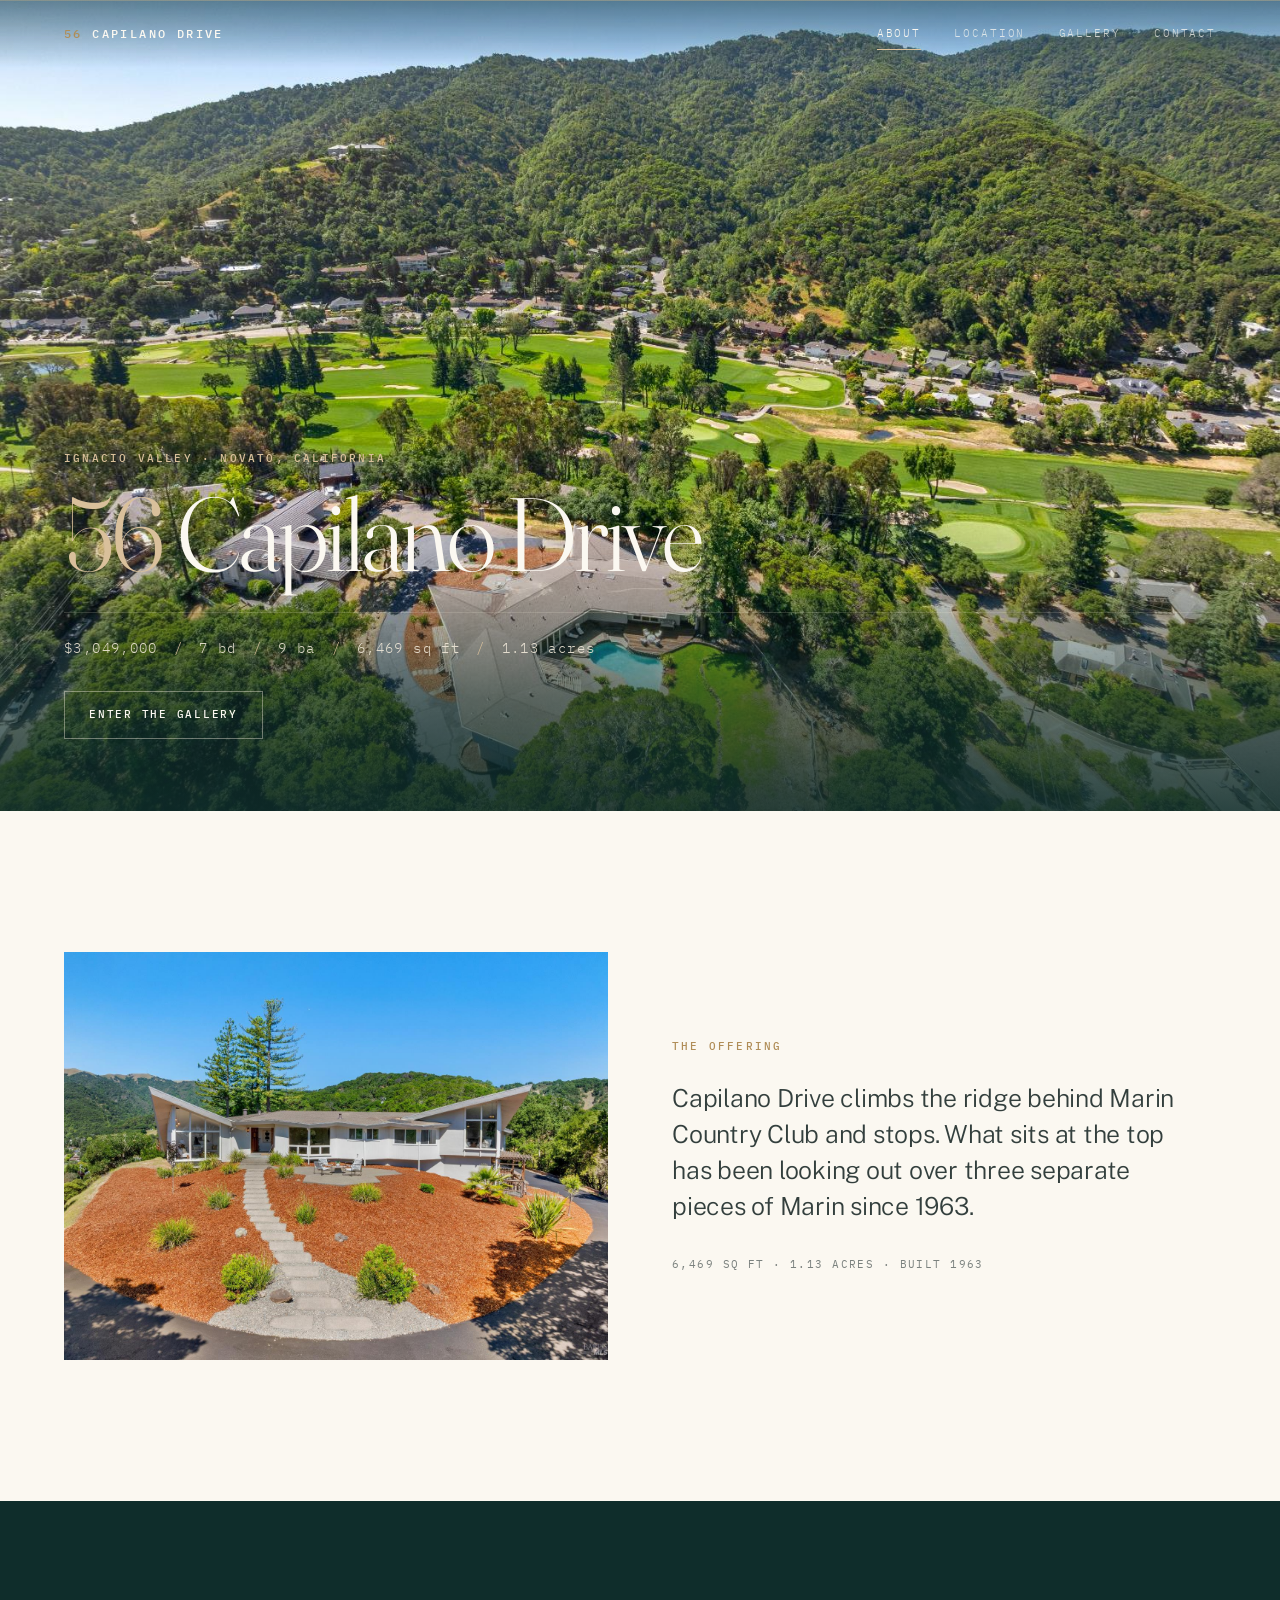
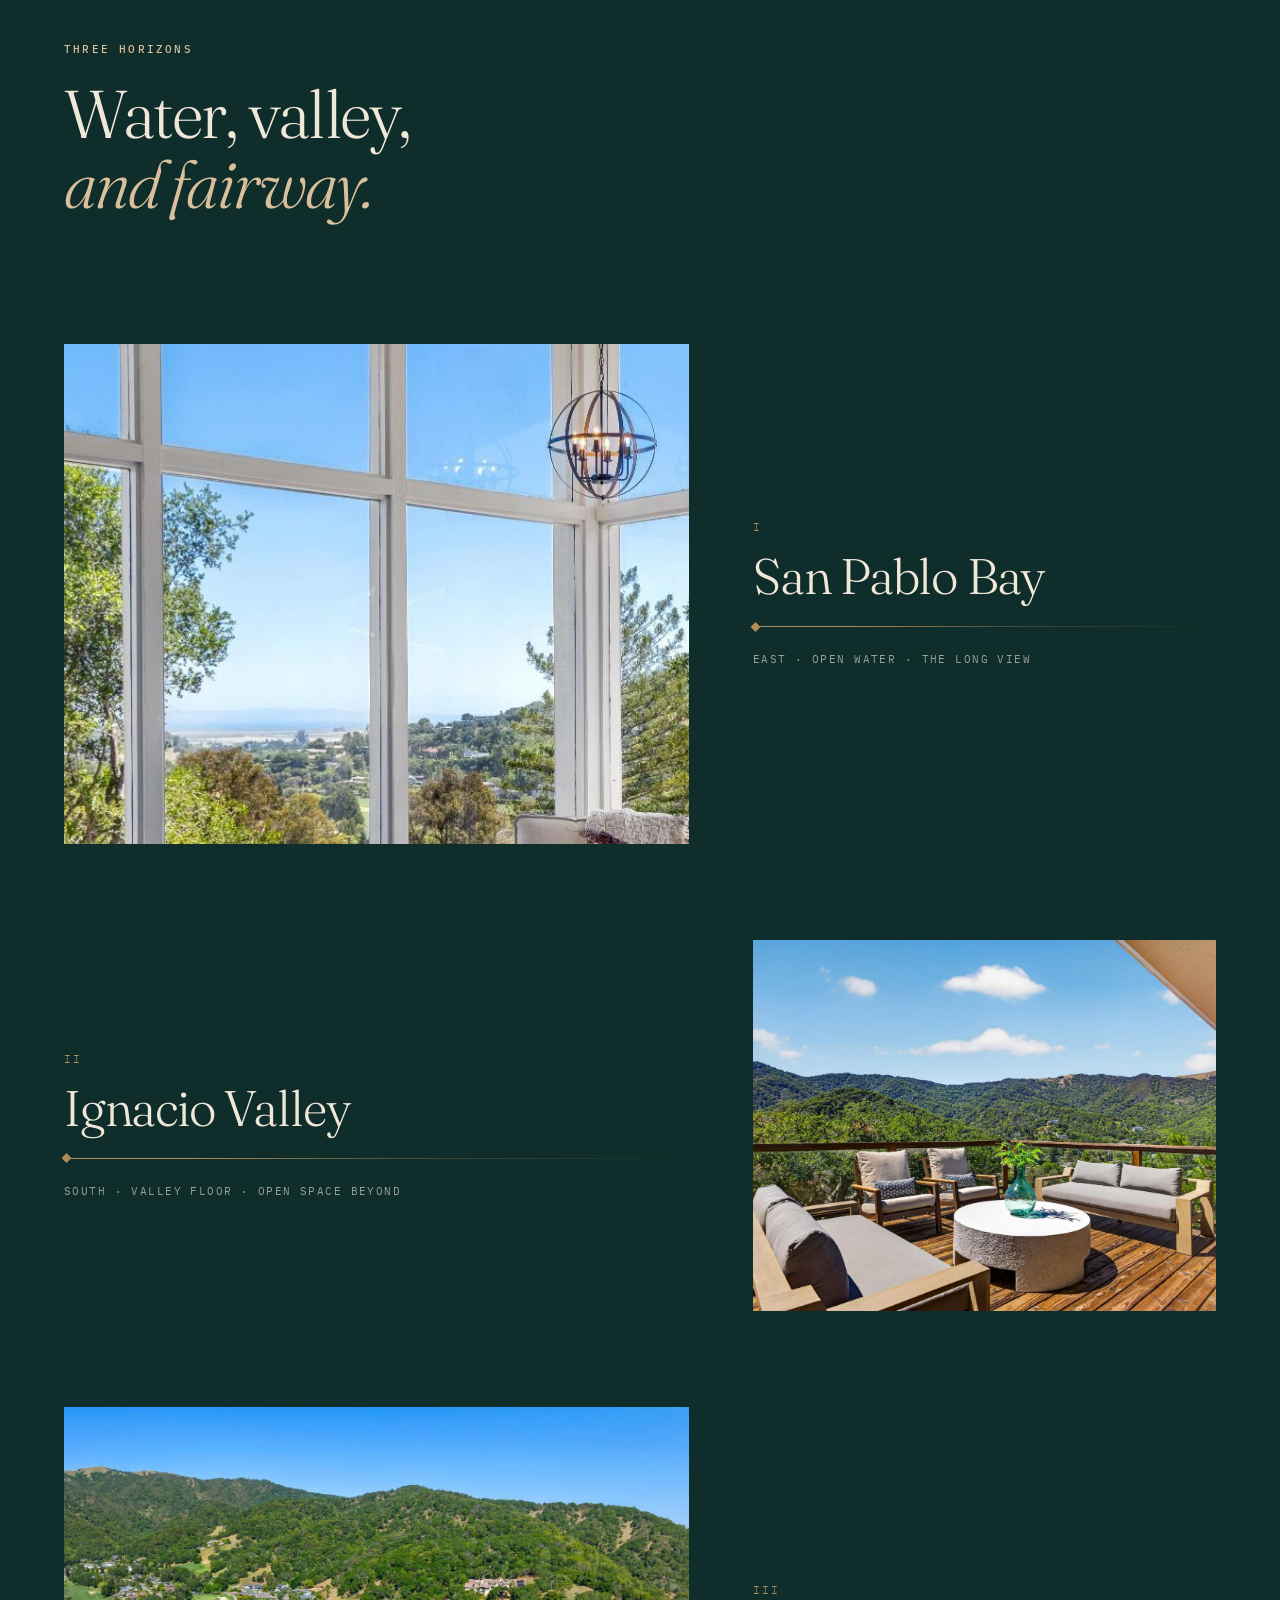
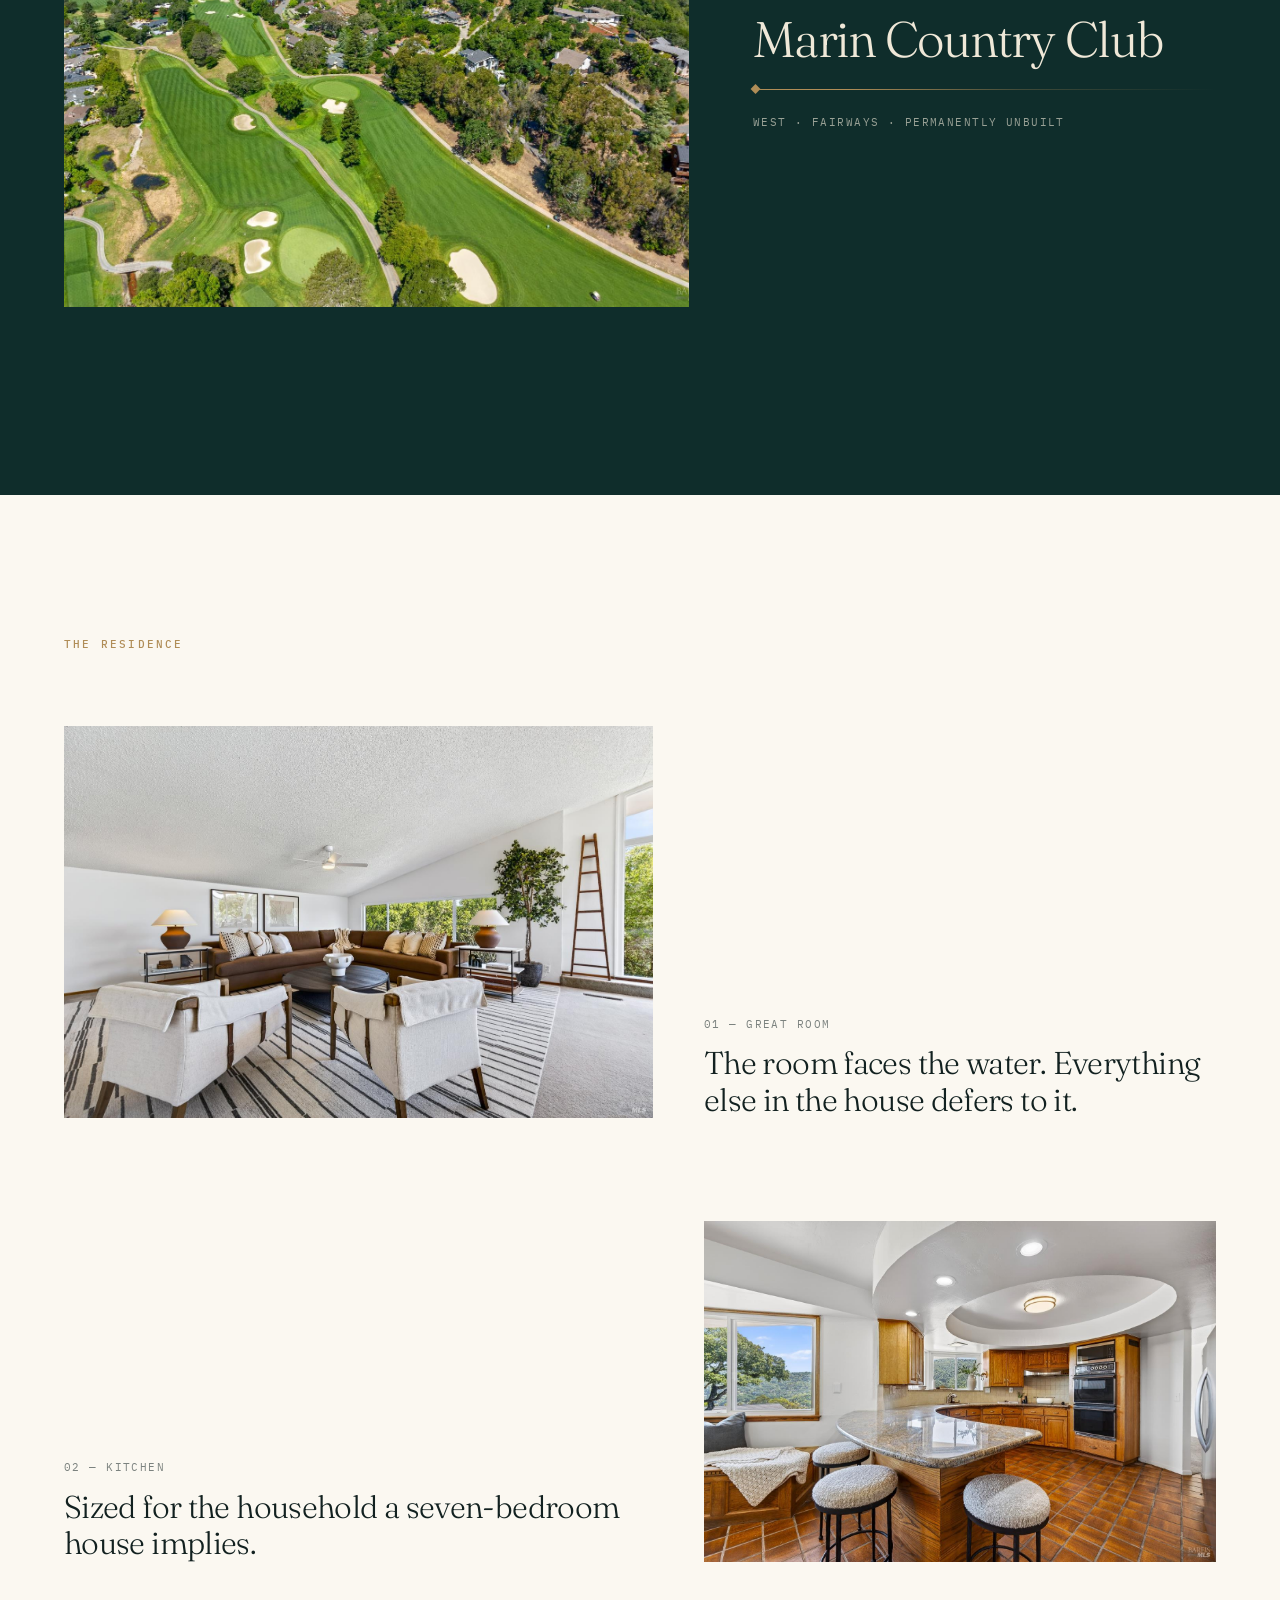
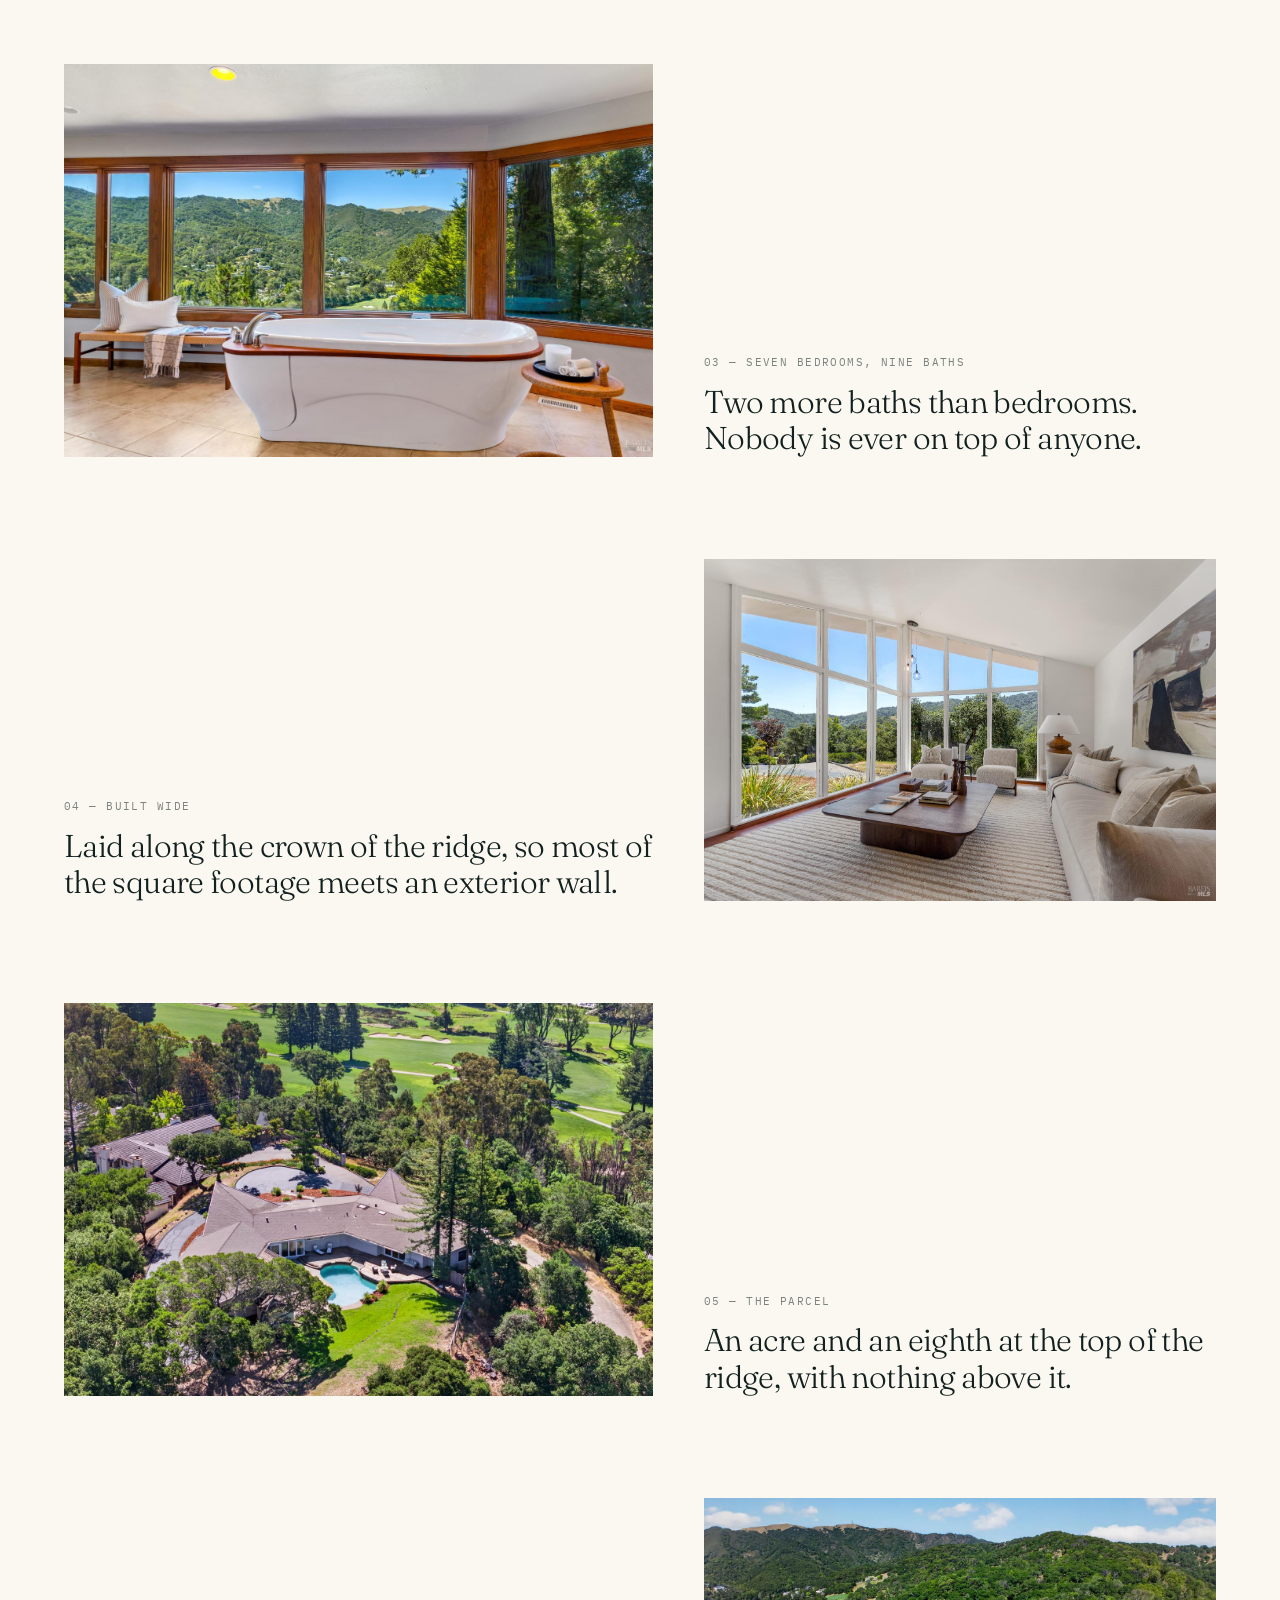
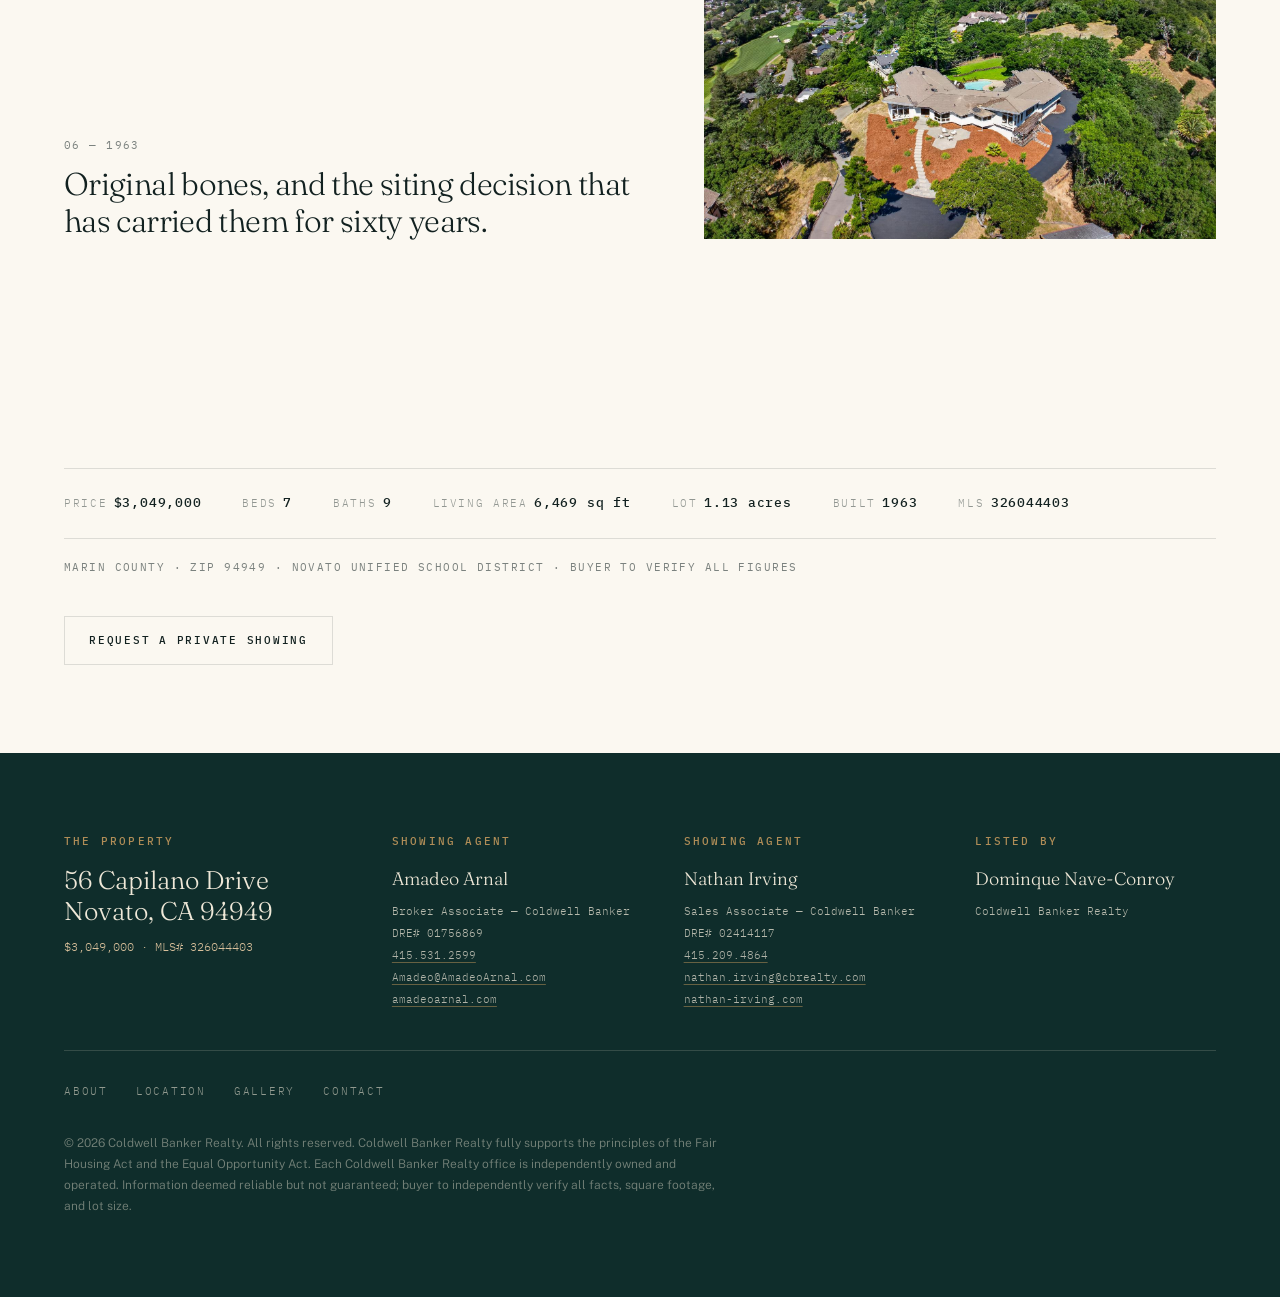
<file: index.html>
<!DOCTYPE html>
<html lang="en">
<head>
<meta charset="utf-8">
<meta name="viewport" content="width=device-width, initial-scale=1">
<title>56 Capilano Drive, Novato — Hilltop estate above Marin Country Club</title>
<meta name="description" content="56 Capilano Drive, Novato, CA 94949. A 6,469 sq ft, seven-bedroom hilltop estate on 1.13 acres above Marin Country Club, with views to San Pablo Bay and Ignacio Valley. $3,049,000. MLS# 326044403.">
<meta name="theme-color" content="#0F2D2B">
<link rel="canonical" href="./index.html">
<link rel="icon" href="favicon.svg" type="image/svg+xml">

<meta property="og:type" content="website">
<meta property="og:title" content="56 Capilano Drive, Novato — Hilltop estate above Marin Country Club">
<meta property="og:description" content="A 6,469 sq ft hilltop estate on 1.13 acres above Marin Country Club. Seven bedrooms, nine baths, three named views.">
<meta property="og:image" content="images/hero-aerial.jpg">
<meta name="twitter:card" content="summary_large_image">

<link rel="preconnect" href="https://fonts.googleapis.com">
<link rel="preconnect" href="https://fonts.gstatic.com" crossorigin>
<link rel="stylesheet" href="https://fonts.googleapis.com/css2?family=Fraunces:ital,opsz,wght@0,9..144,300..600;1,9..144,300..600&family=IBM+Plex+Mono:wght@400;500&family=Public+Sans:ital,wght@0,300..600;1,300..500&display=swap">
<link rel="stylesheet" href="styles.css">
<script src="js/site.js" defer></script>
</head>
<body>

<a class="skip" href="#main">Skip to content</a>

<!-- ===== NAV (identical on every page; only .is-active + aria-current move) ===== -->
<header class="nav">
  <div class="nav__inner">
    <a class="nav__brand" href="index.html"><span>56</span> Capilano Drive</a>
    <nav class="nav__tabs" aria-label="Primary">
      <a class="tab is-active" href="index.html" aria-current="page">About</a>
      <a class="tab" href="location.html">Location</a>
      <a class="tab" href="gallery.html">Gallery</a>
      <a class="tab" href="contact.html">Contact</a>
    </nav>
  </div>
</header>

<main id="main">

  <!-- ===== HERO — the aerial carries the page ===== -->
  <header class="hero">
    <div class="hero__media">
      <img src="images/hero-aerial.jpg"
           alt="Aerial view of 56 Capilano Drive on its wooded hilltop parcel, with the fairways of Marin Country Club below and the ridge line beyond."
           data-label="Aerial — the ridge, the club below, the hills beyond"
           fetchpriority="high">
    </div>
    <div class="hero__scrim"></div>

    <div class="hero__copy shell">
      <p class="eyebrow">Ignacio Valley &middot; Novato, California</p>
      <h1 class="hero__title"><span class="hero__num">56</span> Capilano Drive</h1>
      <p class="hero__stats">
        <span>$3,049,000</span> <i>/</i>
        <span>7 bd</span> <i>/</i>
        <span>9 ba</span> <i>/</i>
        <span>6,469 sq ft</span> <i>/</i>
        <span>1.13 acres</span>
      </p>
      <p class="hero__cta"><a class="btn btn--light" href="gallery.html">Enter the gallery</a></p>
    </div>
  </header>

  <!-- ===== THE OFFERING — two sentences, set large beside a photograph ===== -->
  <section class="section shell">
    <div class="pair">
      <div class="media pair__media rise">
        <img src="images/exterior-01.jpg"
             alt="The front elevation of the 1963 residence, its butterfly rooflines rising above the entry court and stepped stone path."
             data-label="Exterior — approach from Capilano Drive"
             loading="lazy">
      </div>
      <div class="rise">
        <p class="eyebrow">The offering</p>
        <p class="say" style="margin-top:1.5rem">Capilano Drive climbs the ridge behind Marin Country Club and stops. What sits at the top has been looking out over three separate pieces of Marin since 1963.</p>
        <p class="cap" style="margin-top:2rem">6,469 sq ft &middot; 1.13 acres &middot; Built 1963</p>
      </div>
    </div>
  </section>

  <!-- ===== THREE HORIZONS — three large photo panels ===== -->
  <section class="on-dark" id="horizons">
    <div class="section shell">
      <p class="eyebrow">Three horizons</p>
      <h2 class="display" style="margin-top:1.25rem;max-width:16ch">Water, valley, <em>and fairway.</em></h2>

      <div style="margin-top:clamp(2.5rem,6vw,5rem)">

        <article class="horizon">
          <div class="media horizon__media">
            <img src="images/view-bay.jpg"
                 alt="Looking out through the corner window wall to a flat band of open water — San Pablo Bay — on the far horizon, with the valley and treetops below it."
                 data-label="San Pablo Bay — east, through the window wall"
                 loading="lazy">
          </div>
          <div>
            <p class="horizon__index">I</p>
            <h3 class="horizon__name">San&nbsp;Pablo Bay</h3>
            <div class="sightline" aria-hidden="true"></div>
            <p class="cap">East &middot; open water &middot; the long view</p>
          </div>
        </article>

        <article class="horizon">
          <div class="media horizon__media">
            <img src="images/view-valley.jpg"
                 alt="The view out from the terrace at 56 Capilano Drive, over the treetops to the open hills across the valley."
                 data-label="Ignacio Valley — south, from the terrace"
                 loading="lazy">
          </div>
          <div>
            <p class="horizon__index">II</p>
            <h3 class="horizon__name">Ignacio Valley</h3>
            <div class="sightline" aria-hidden="true"></div>
            <p class="cap">South &middot; valley floor &middot; open space beyond</p>
          </div>
        </article>

        <article class="horizon">
          <div class="media horizon__media">
            <img src="images/view-fairway.jpg"
                 alt="The fairways, greens and bunkers of Marin Country Club seen from above, with the wooded hillside rising behind them."
                 data-label="Marin Country Club — west, the fairways"
                 loading="lazy">
          </div>
          <div>
            <p class="horizon__index">III</p>
            <h3 class="horizon__name">Marin Country Club</h3>
            <div class="sightline" aria-hidden="true"></div>
            <p class="cap">West &middot; fairways &middot; permanently unbuilt</p>
          </div>
        </article>

      </div>
    </div>
  </section>

  <!-- ===== THE RESIDENCE — alternating image / one line ===== -->
  <section class="section shell">
    <p class="eyebrow">The residence</p>

    <div class="run" style="margin-top:clamp(2.5rem,6vw,4.5rem)">

      <article class="beat rise">
        <div class="media beat__media">
          <img src="images/interior-great-room.jpg"
               alt="The great room, with a vaulted ceiling, sectional seating and a broad window onto the oaks."
               data-label="Great room — under the vault"
               loading="lazy">
        </div>
        <div>
          <p class="cap">01 &mdash; Great room</p>
          <p class="beat__line">The room faces the water. Everything else in the house defers to it.</p>
        </div>
      </article>

      <article class="beat rise">
        <div class="media beat__media">
          <img src="images/interior-kitchen.jpg"
               alt="The kitchen: oak cabinetry, a curved granite peninsula with stools, terracotta tile floor and a cushioned window seat looking into the oaks."
               data-label="Kitchen — granite peninsula and window seat"
               loading="lazy">
        </div>
        <div>
          <p class="cap">02 &mdash; Kitchen</p>
          <p class="beat__line">Sized for the household a seven-bedroom house implies.</p>
        </div>
      </article>

      <article class="beat rise">
        <div class="media beat__media">
          <img src="images/interior-primary-bath.jpg"
               alt="A freestanding soaking tub in the primary bath, set into a wall of wood-framed windows looking out to the hills."
               data-label="Primary bath — soaking tub set into the window wall"
               loading="lazy">
        </div>
        <div>
          <p class="cap">03 &mdash; Seven bedrooms, nine baths</p>
          <p class="beat__line">Two more baths than bedrooms. Nobody is ever on top of anyone.</p>
        </div>
      </article>

      <article class="beat rise">
        <div class="media beat__media">
          <img src="images/interior-living.jpg"
               alt="The living room, its full-height window wall opening onto the wooded hills across the valley."
               data-label="Living room — the window wall onto the hills"
               loading="lazy">
        </div>
        <div>
          <p class="cap">04 &mdash; Built wide</p>
          <p class="beat__line">Laid along the crown of the ridge, so most of the square footage meets an exterior wall.</p>
        </div>
      </article>

      <article class="beat rise">
        <div class="media beat__media">
          <img src="images/grounds-01.jpg"
               alt="The pool, terrace and lawn behind the residence, with the fairways of Marin Country Club immediately beyond the tree line."
               data-label="Pool, terrace and lawn — the club beyond"
               loading="lazy">
        </div>
        <div>
          <p class="cap">05 &mdash; The parcel</p>
          <p class="beat__line">An acre and an eighth at the top of the ridge, with nothing above it.</p>
        </div>
      </article>

      <article class="beat rise">
        <div class="media beat__media">
          <img src="images/exterior-02.jpg"
               alt="Aerial view of the residence set into the crown of the ridge, with open hills behind and the club grounds below."
               data-label="The residence on the ridge — from above"
               loading="lazy">
        </div>
        <div>
          <p class="cap">06 &mdash; 1963</p>
          <p class="beat__line">Original bones, and the siting decision that has carried them for sixty years.</p>
        </div>
      </article>

    </div>
  </section>

  <!-- ===== SPEC STRIP — one slim line, no table ===== -->
  <section class="section--tight shell">
    <div class="spec-strip">
      <p><span>Price</span><b>$3,049,000</b></p>
      <p><span>Beds</span><b>7</b></p>
      <p><span>Baths</span><b>9</b></p>
      <p><span>Living area</span><b>6,469 sq ft</b></p>
      <p><span>Lot</span><b>1.13 acres</b></p>
      <p><span>Built</span><b>1963</b></p>
      <p><span>MLS</span><b>326044403</b></p>
    </div>
    <p class="cap" style="margin-top:1.25rem">Marin County &middot; ZIP 94949 &middot; Novato Unified School District &middot; Buyer to verify all figures</p>

    <p style="margin-top:2.5rem"><a class="btn" href="contact.html">Request a private showing</a></p>
  </section>

</main>

<!-- ===== FOOTER (identical on every page) ===== -->
<footer class="foot">
  <div class="shell">
    <div class="foot__top">
      <div>
        <p class="eyebrow">The property</p>
        <p class="foot__mark">56 Capilano Drive<br>Novato, CA 94949</p>
        <p class="foot__figure">$3,049,000 &middot; MLS# 326044403</p>
      </div>
      <div>
        <p class="eyebrow">Showing agent</p>
        <p class="foot__who">Amadeo Arnal</p>
        <p class="foot__line">
          Broker Associate &mdash; Coldwell Banker<br>
          DRE# 01756869<br>
          <a href="tel:+14155312599">415.531.2599</a><br>
          <a href="mailto:Amadeo@AmadeoArnal.com?subject=56%20Capilano%20Drive%20-%20Private%20Showing%20Request">Amadeo@AmadeoArnal.com</a><br>
          <a href="https://amadeoarnal.com/?utm_source=gbp&amp;utm_medium=organic" target="_blank" rel="noopener noreferrer">amadeoarnal.com</a>
        </p>
      </div>
      <div>
        <p class="eyebrow">Showing agent</p>
        <p class="foot__who">Nathan Irving</p>
        <p class="foot__line">
          Sales Associate &mdash; Coldwell Banker<br>
          DRE# 02414117<br>
          <a href="tel:+14152094864">415.209.4864</a><br>
          <a href="mailto:nathan.irving@cbrealty.com?subject=56%20Capilano%20Drive%20-%20Private%20Showing%20Request">nathan.irving@cbrealty.com</a><br>
          <a href="https://nathan-irving.com/" target="_blank" rel="noopener noreferrer">nathan-irving.com</a>
        </p>
      </div>

      <div>
        <p class="eyebrow">Listed by</p>
        <p class="foot__who">Dominque Nave-Conroy</p>
        <p class="foot__line">
          Coldwell Banker Realty
        </p>
      </div>
    </div>

    <nav class="foot__nav" aria-label="Footer">
      <a href="index.html">About</a>
      <a href="location.html">Location</a>
      <a href="gallery.html">Gallery</a>
      <a href="contact.html">Contact</a>
    </nav>

    <p class="foot__legal">&copy; 2026 Coldwell Banker Realty. All rights reserved. Coldwell Banker Realty fully supports the principles of the Fair Housing Act and the Equal Opportunity Act. Each Coldwell Banker Realty office is independently owned and operated. Information deemed reliable but not guaranteed; buyer to independently verify all facts, square footage, and lot size.</p>
  </div>
</footer>

</body>
</html>
</file>
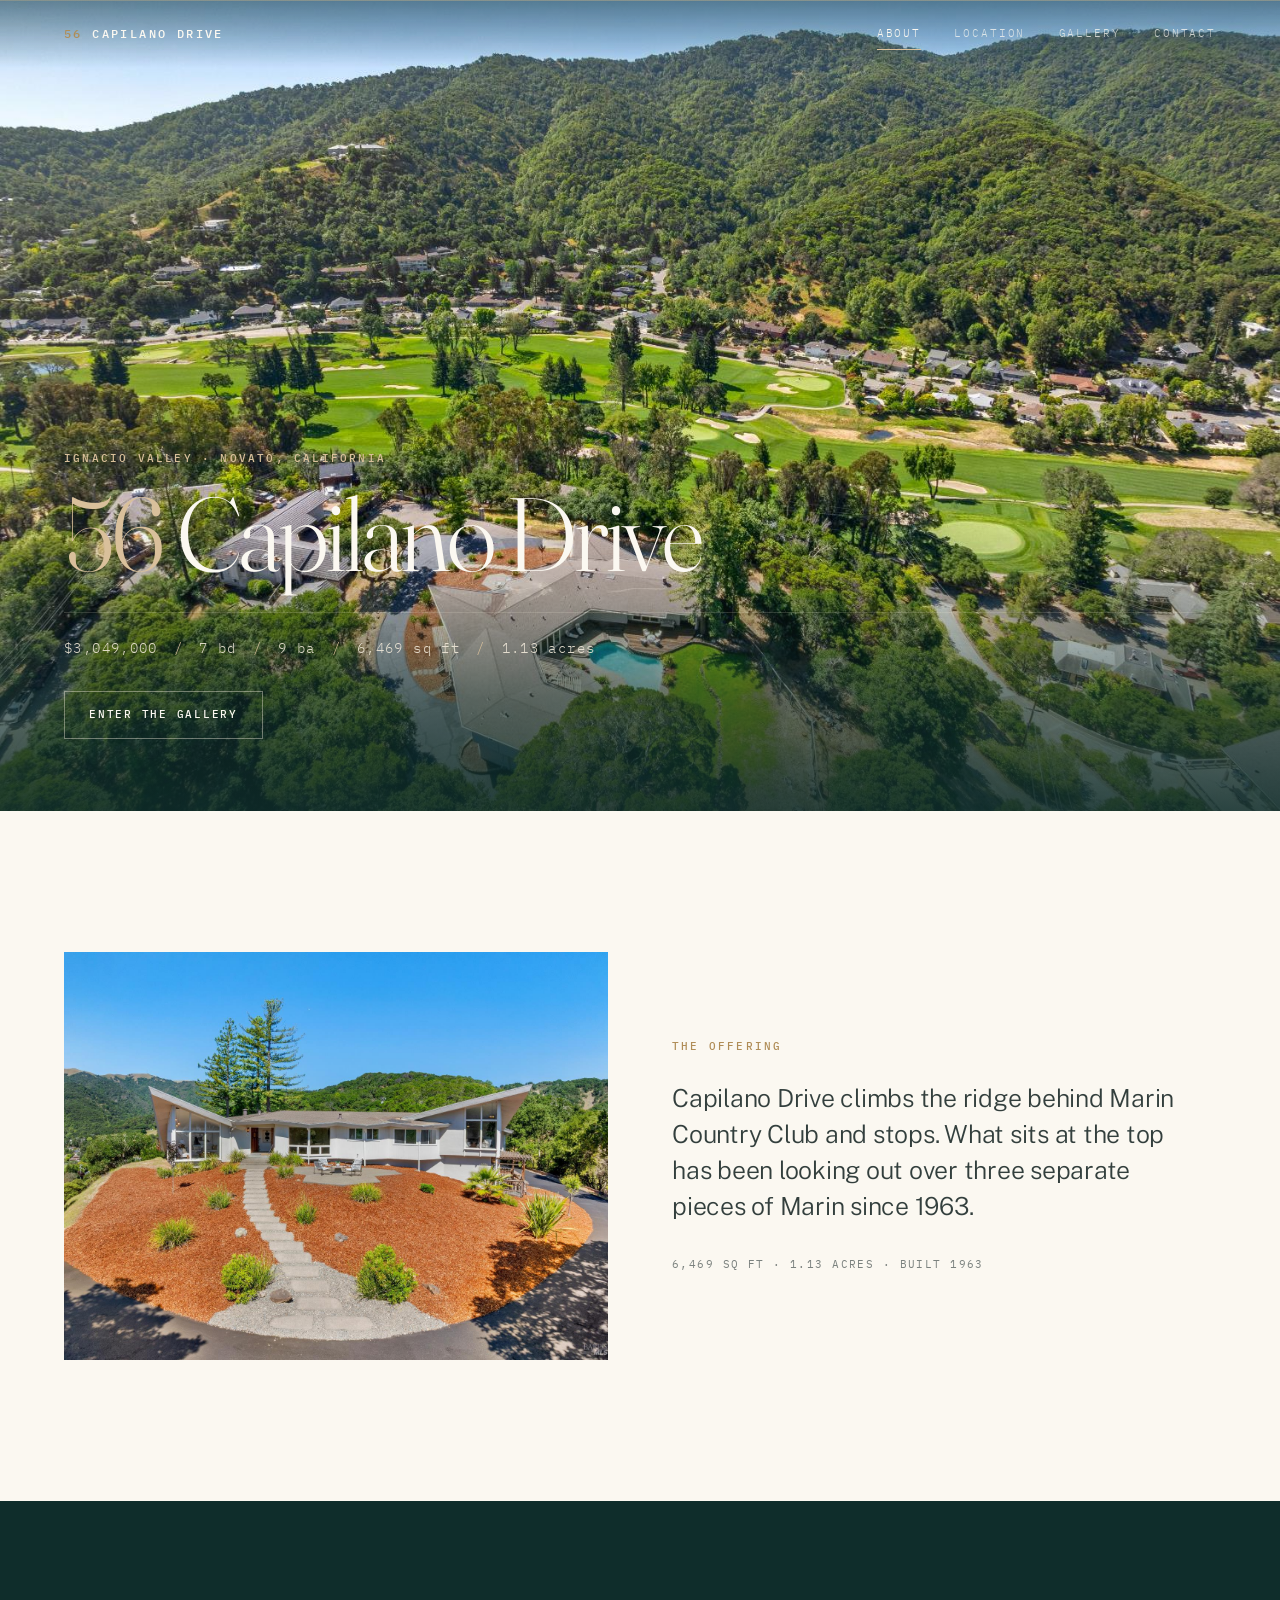
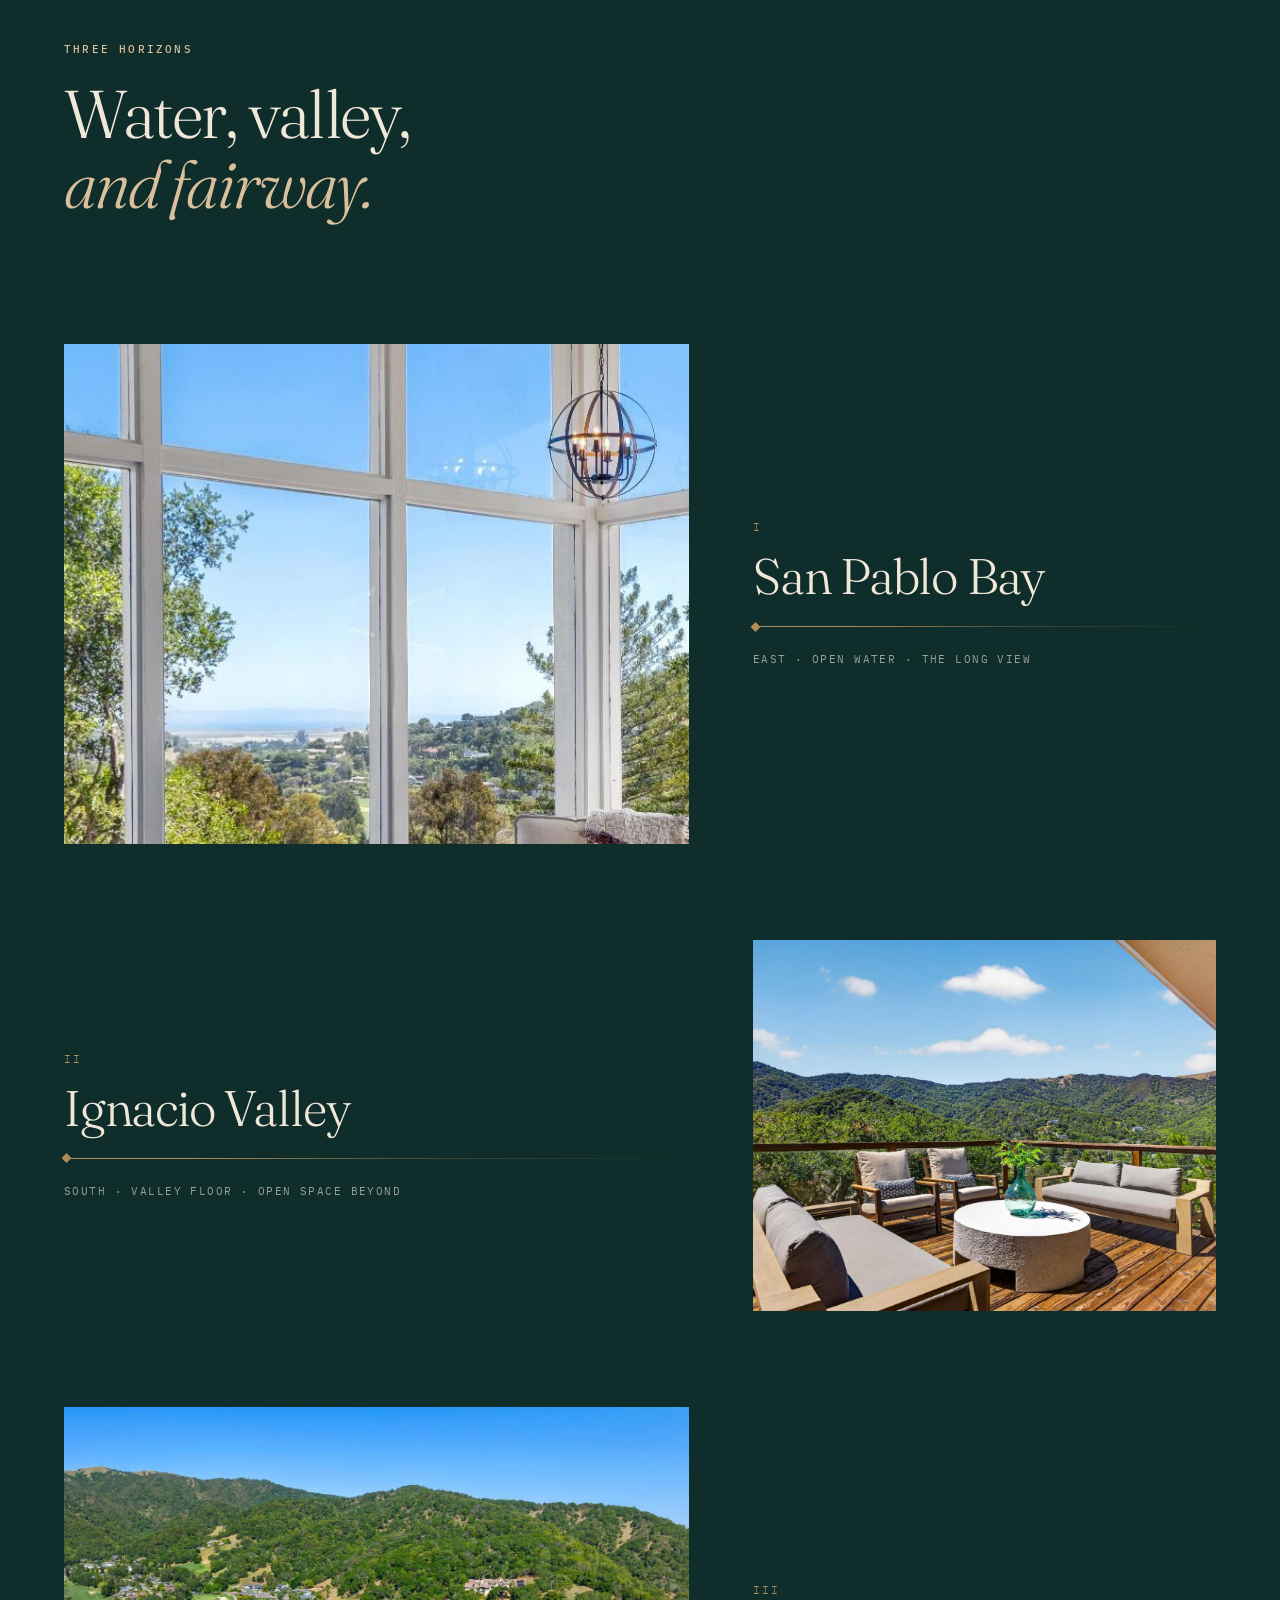
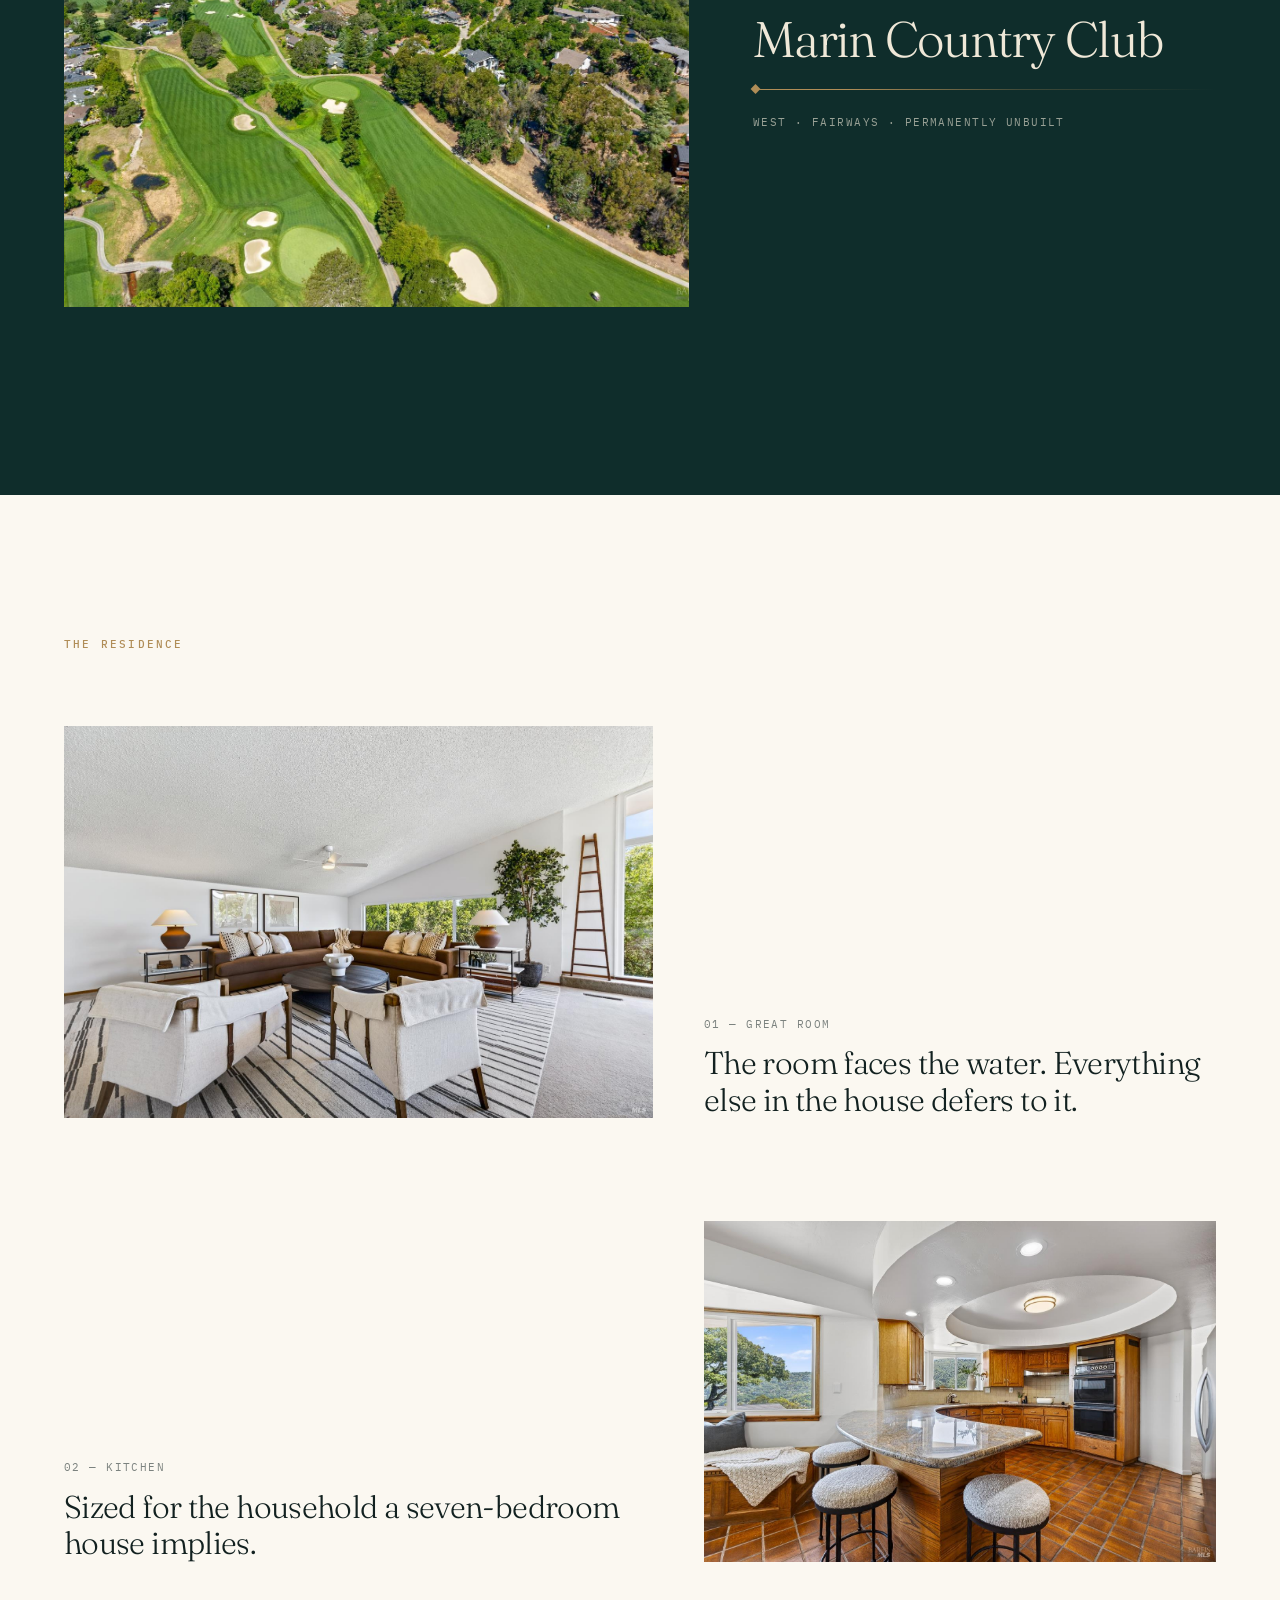
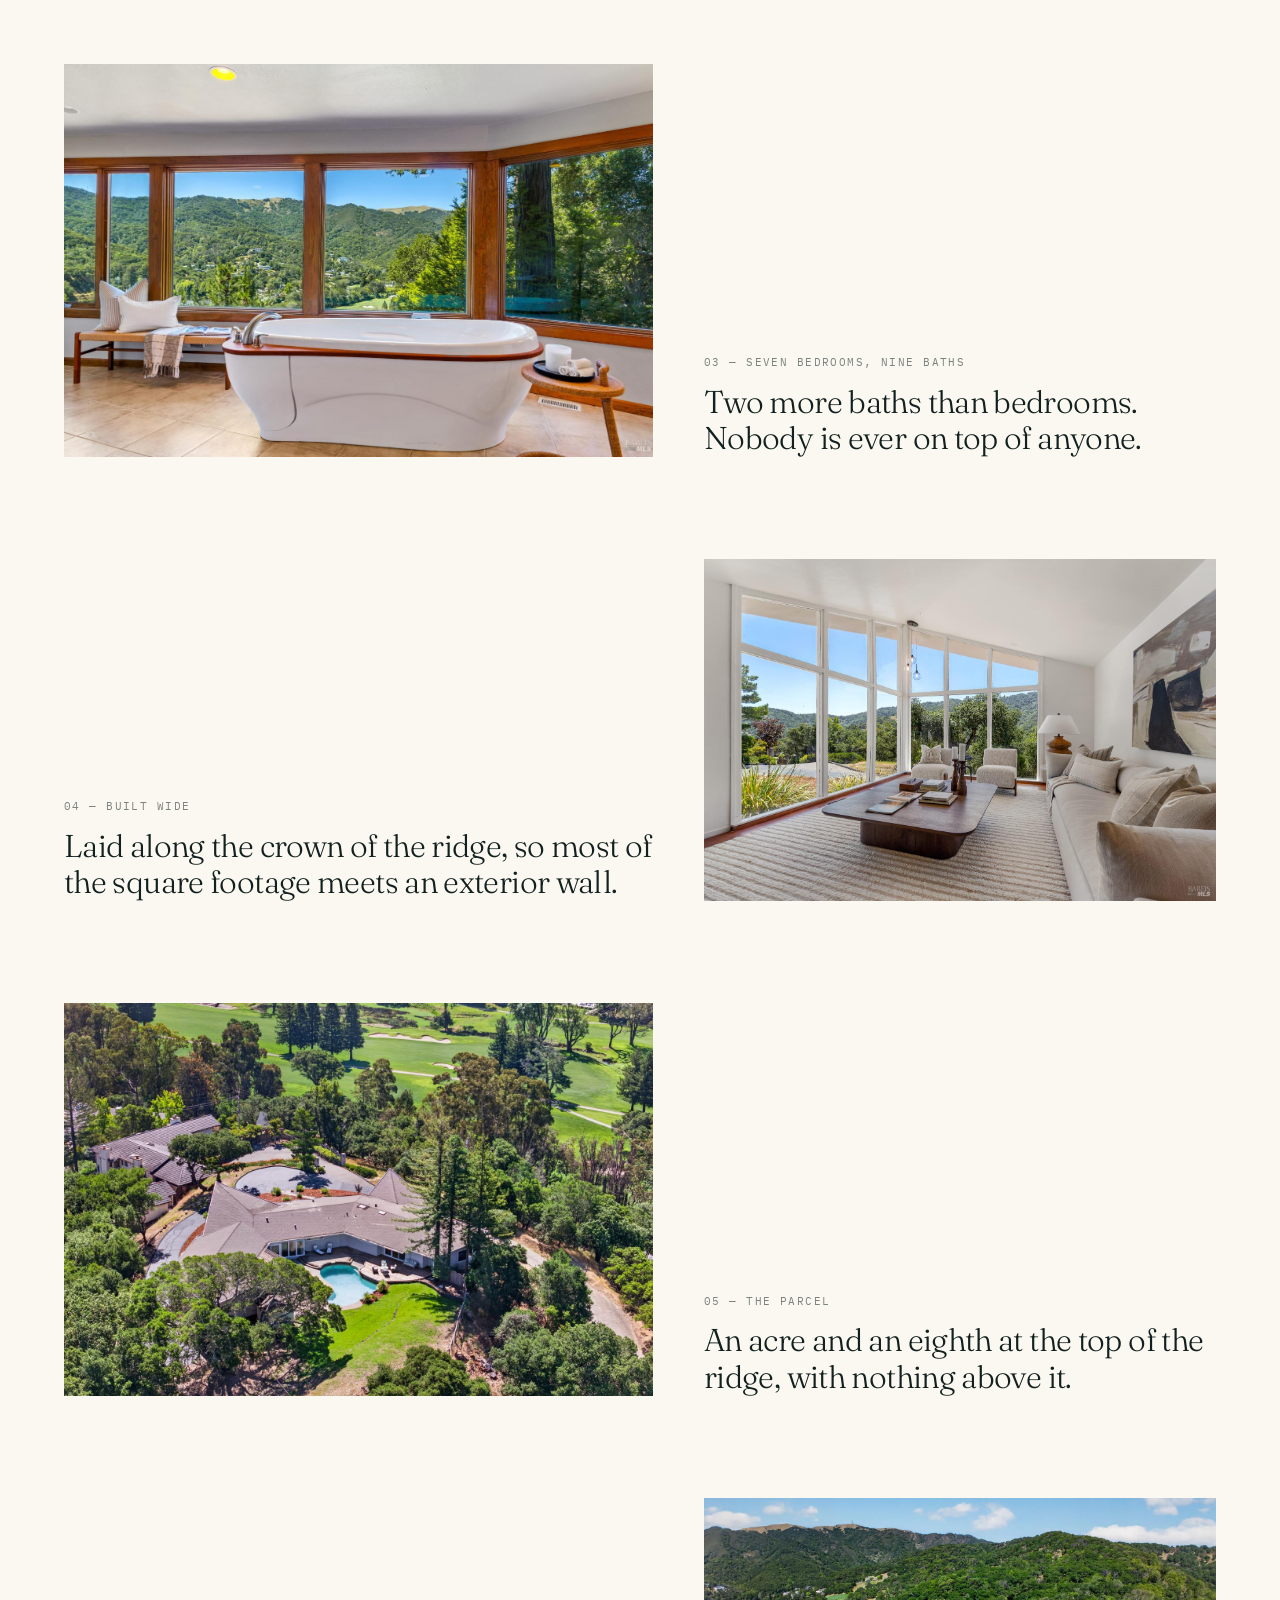
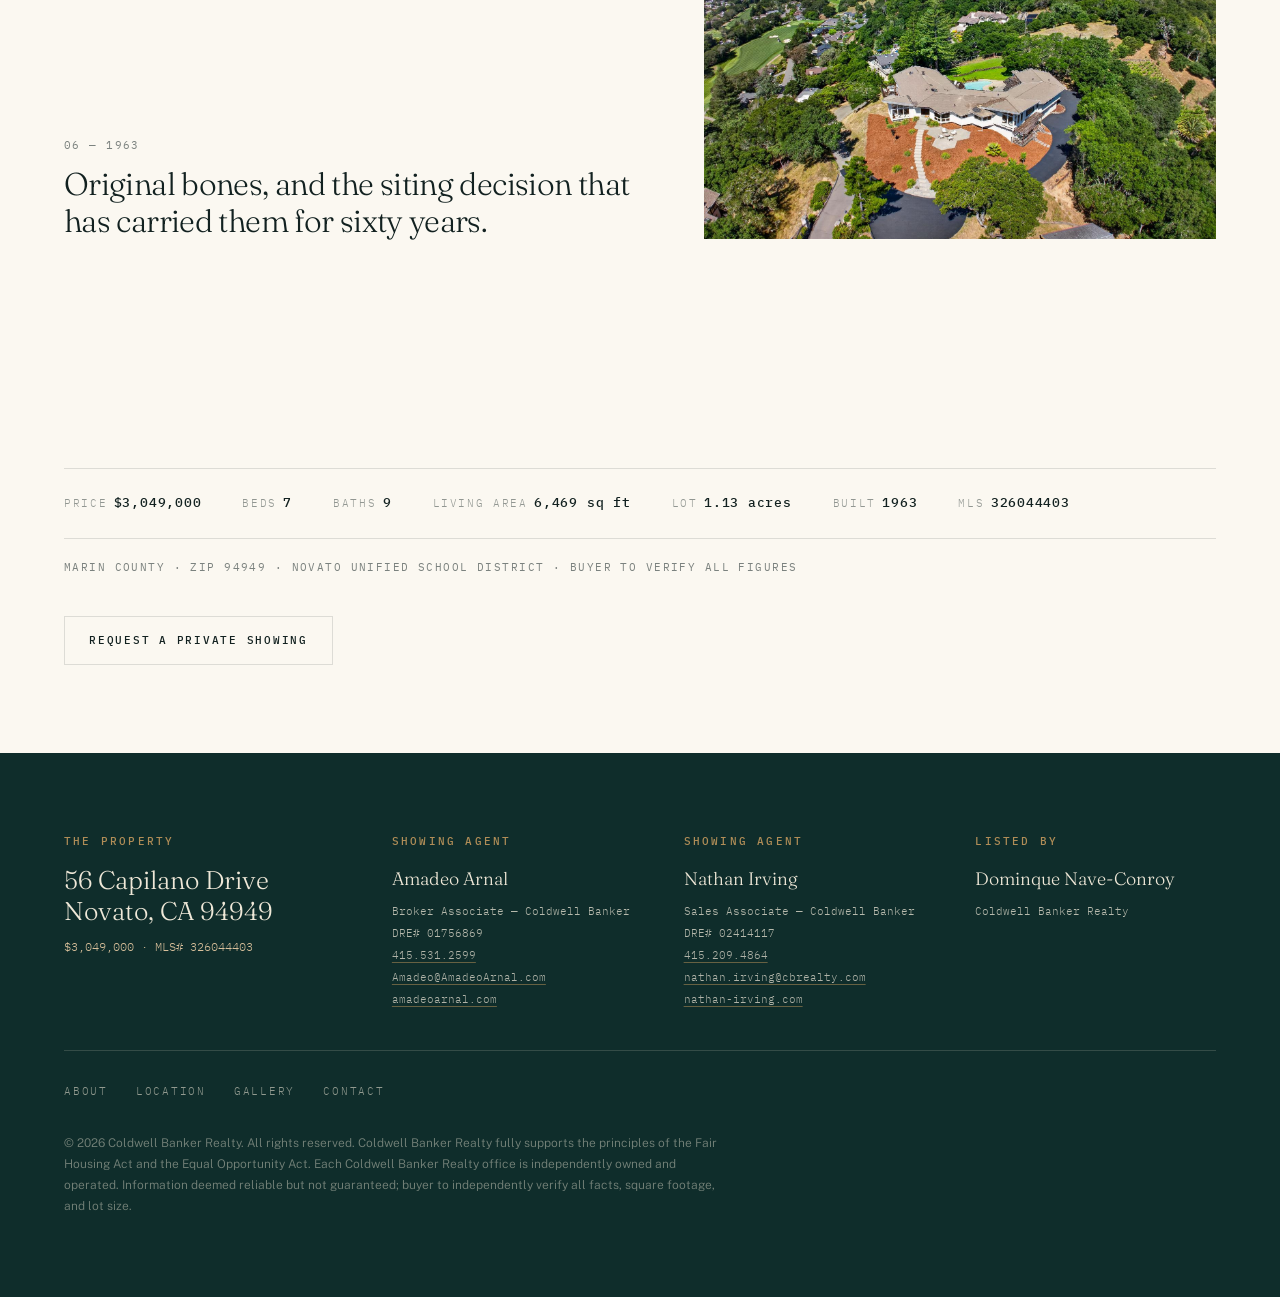
<file: about.html>
<!DOCTYPE html>
<html lang="en">
<head>
<meta charset="utf-8">
<meta name="viewport" content="width=device-width, initial-scale=1">
<title>About — 56 Capilano Drive, Novato, CA 94949</title>
<!-- The About tab lives at index.html so GitHub Pages serves it at the site
     root and the aerial hero paints without a redirect hop. This stub exists
     only so /about.html resolves for anyone who types or bookmarks it. -->
<link rel="canonical" href="./index.html">
<meta http-equiv="refresh" content="0; url=index.html">
<meta name="robots" content="noindex">
<link rel="icon" href="favicon.svg" type="image/svg+xml">
<script>window.location.replace('index.html');</script>
<style>
  body {
    margin: 0;
    min-height: 100vh;
    display: grid;
    place-items: center;
    background: #FBF8F1;
    color: #122120;
    font-family: ui-monospace, SFMono-Regular, Menlo, monospace;
    font-size: 0.75rem;
    letter-spacing: 0.14em;
    text-transform: uppercase;
  }
  a { color: #B08D57; text-underline-offset: 4px; }
</style>
</head>
<body>
  <p>Redirecting to <a href="index.html">56 Capilano Drive</a>&hellip;</p>
</body>
</html>
</file>
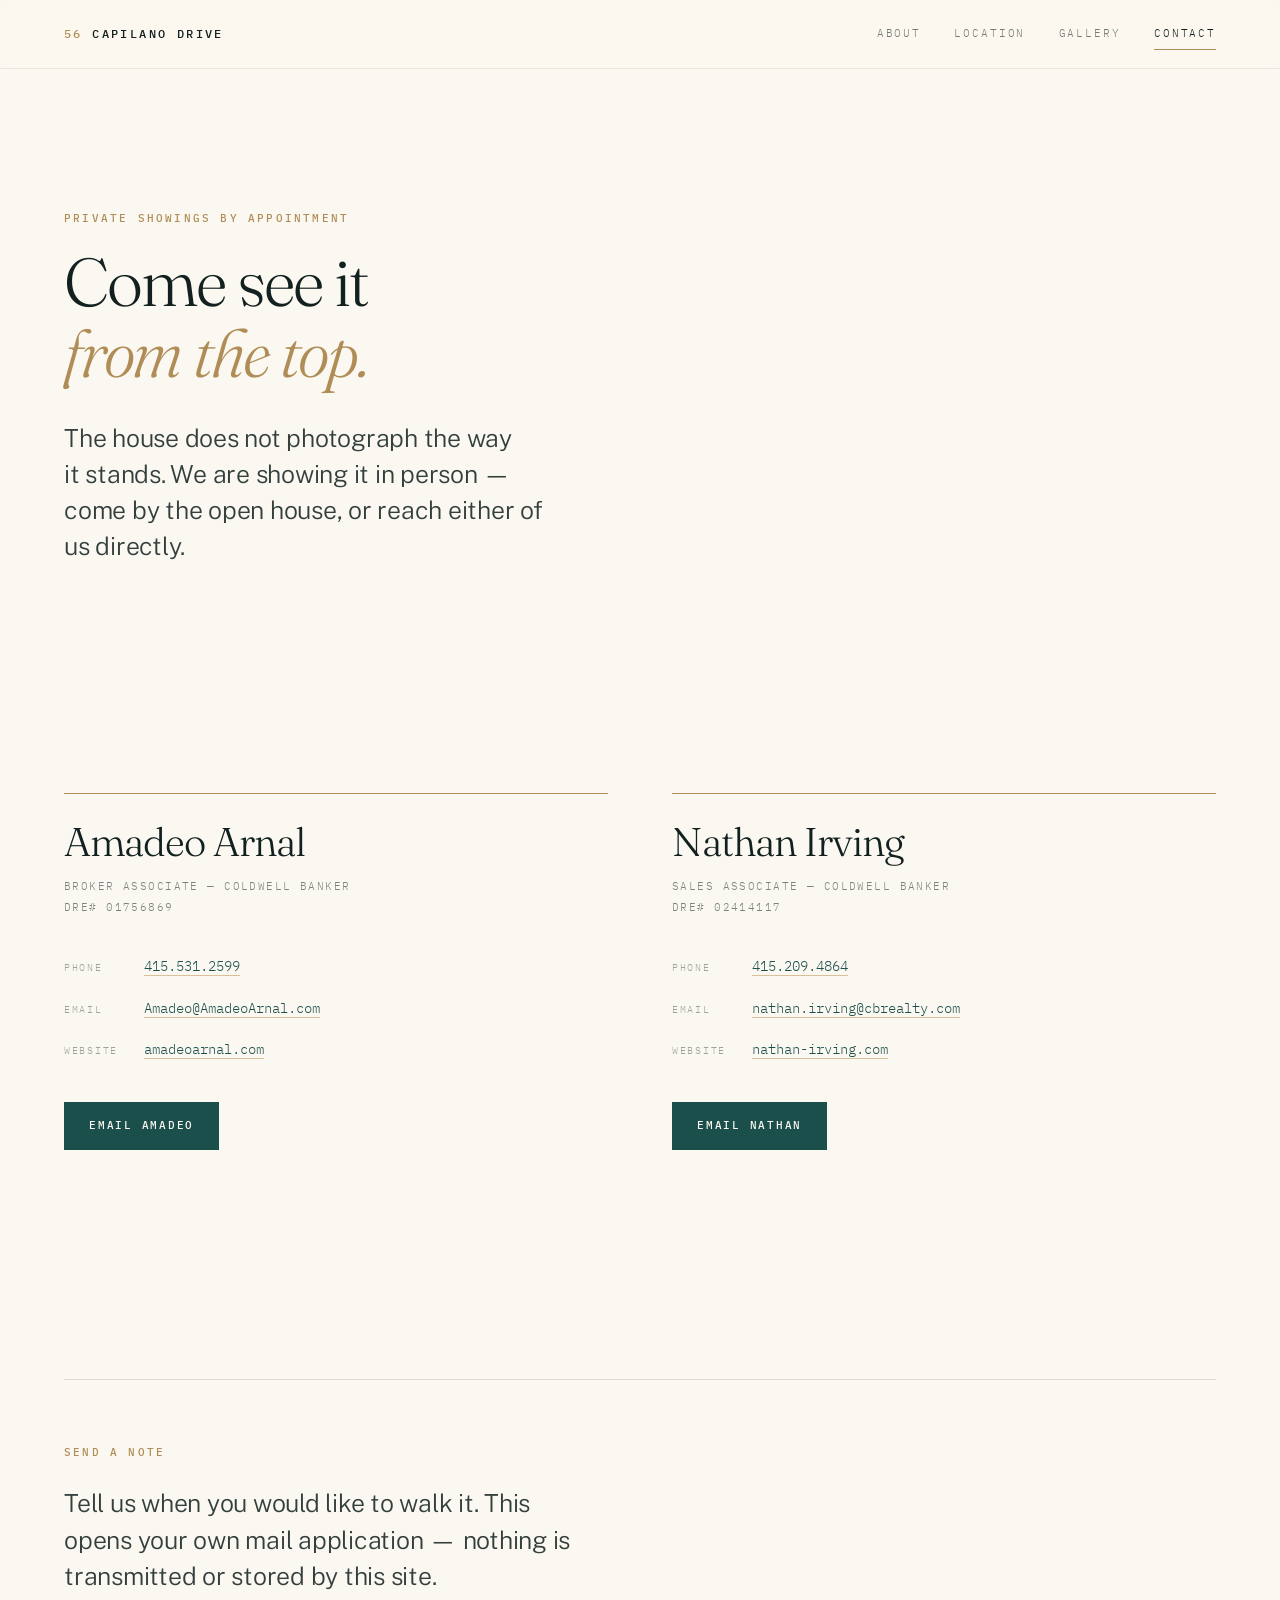
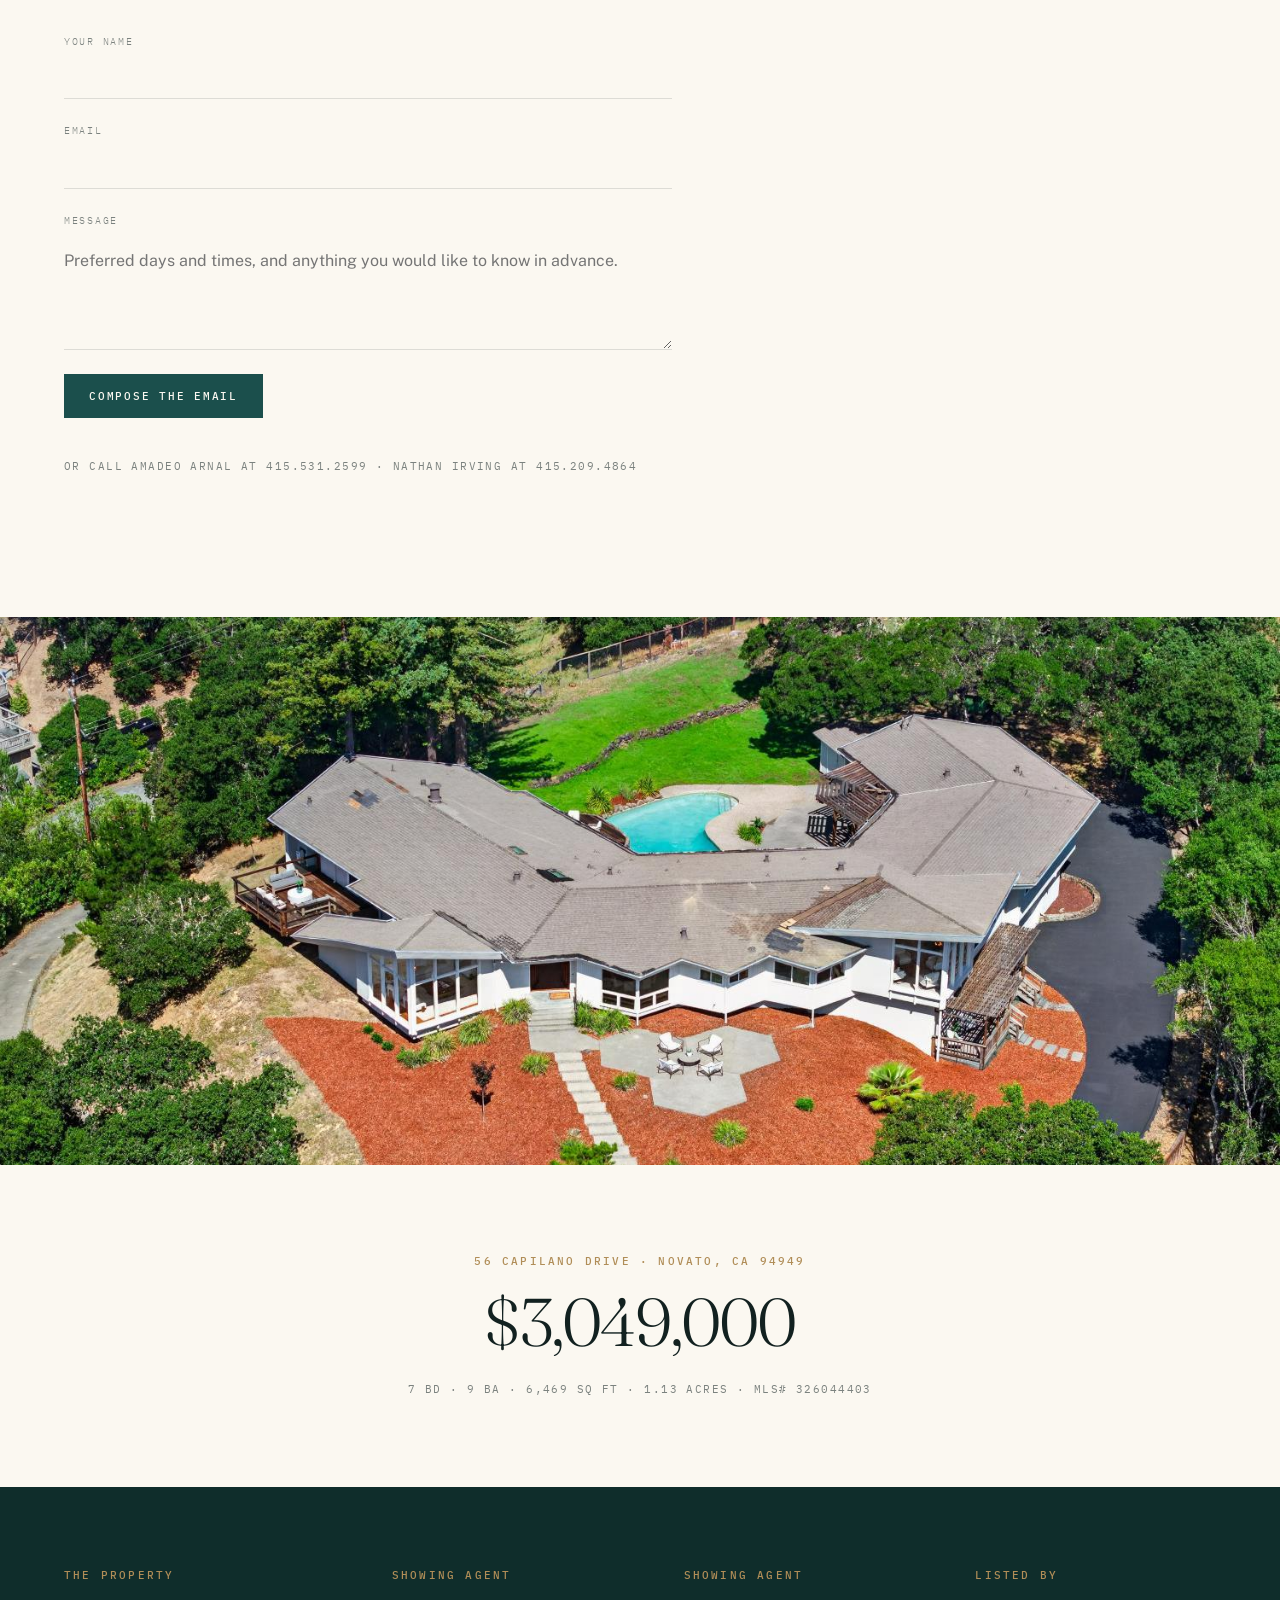
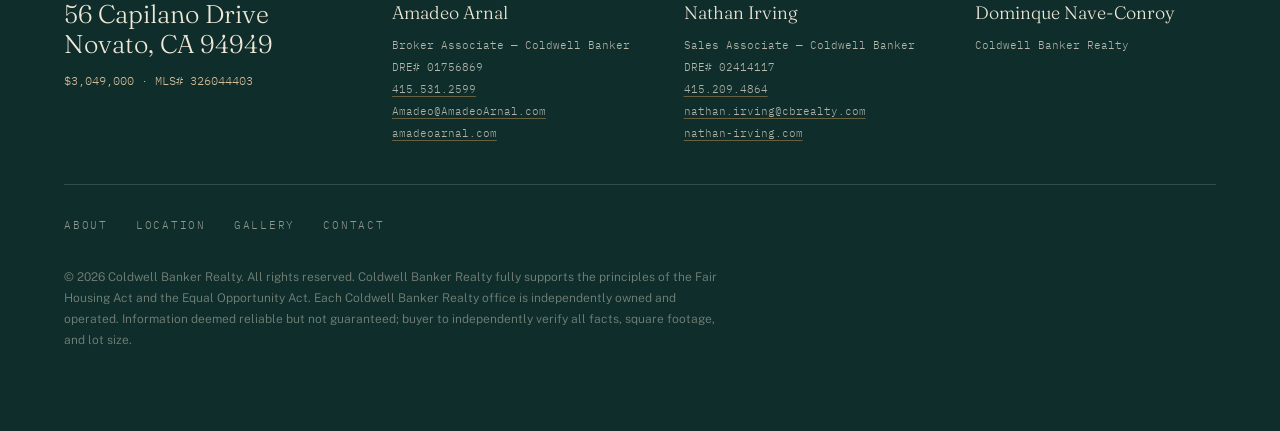
<file: contact.html>
<!DOCTYPE html>
<html lang="en">
<head>
<meta charset="utf-8">
<meta name="viewport" content="width=device-width, initial-scale=1">
<title>Contact — 56 Capilano Drive, Novato, CA 94949</title>
<meta name="description" content="See 56 Capilano Drive, Novato at the open house. Amadeo Arnal, Broker Associate — 415.531.2599. Nathan Irving, Sales Associate — 415.209.4864. Coldwell Banker.">
<meta name="theme-color" content="#0F2D2B">
<link rel="canonical" href="./contact.html">
<link rel="icon" href="favicon.svg" type="image/svg+xml">

<meta property="og:type" content="website">
<meta property="og:title" content="Contact — 56 Capilano Drive, Novato">
<meta property="og:description" content="Meet Amadeo Arnal or Nathan Irving at the property.">
<meta property="og:image" content="images/hero-aerial.jpg">
<meta name="twitter:card" content="summary_large_image">

<link rel="preconnect" href="https://fonts.googleapis.com">
<link rel="preconnect" href="https://fonts.gstatic.com" crossorigin>
<link rel="stylesheet" href="https://fonts.googleapis.com/css2?family=Fraunces:ital,opsz,wght@0,9..144,300..600;1,9..144,300..600&family=IBM+Plex+Mono:wght@400;500&family=Public+Sans:ital,wght@0,300..600;1,300..500&display=swap">
<link rel="stylesheet" href="styles.css">
<script src="js/site.js" defer></script>
</head>
<body>

<a class="skip" href="#main">Skip to content</a>

<!-- ===== NAV (identical on every page; only .is-active + aria-current move) ===== -->
<header class="nav">
  <div class="nav__inner">
    <a class="nav__brand" href="index.html"><span>56</span> Capilano Drive</a>
    <nav class="nav__tabs" aria-label="Primary">
      <a class="tab" href="index.html">About</a>
      <a class="tab" href="location.html">Location</a>
      <a class="tab" href="gallery.html">Gallery</a>
      <a class="tab is-active" href="contact.html" aria-current="page">Contact</a>
    </nav>
  </div>
</header>

<main id="main">

  <!-- Deliberately photo-light: this page is for legibility and action. -->
  <section class="section shell">
    <p class="eyebrow">Private showings by appointment</p>
    <h1 class="display" style="margin-top:1.25rem;max-width:13ch">Come see it <em>from the top.</em></h1>
    <p class="say" style="margin-top:2rem">The house does not photograph the way it stands. We are showing it in person &mdash; come by the open house, or reach either of us directly.</p>
  </section>

  <!-- ===== AGENTS ===== -->
  <section class="section--tight shell">
    <div class="agents">

      <article class="agent rise">
        <h2 class="agent__name">Amadeo Arnal</h2>
        <p class="agent__role">
          Broker Associate &mdash; Coldwell Banker<br>
          DRE# 01756869
        </p>

        <dl class="agent__lines">
          <div class="agent__line">
            <dt>Phone</dt>
            <dd><a href="tel:+14155312599">415.531.2599</a></dd>
          </div>
          <div class="agent__line">
            <dt>Email</dt>
            <dd><a href="mailto:Amadeo@AmadeoArnal.com?subject=56%20Capilano%20Drive%20-%20Private%20Showing%20Request">Amadeo@AmadeoArnal.com</a></dd>
          </div>
          <div class="agent__line">
            <dt>Website</dt>
            <dd><a href="https://amadeoarnal.com/?utm_source=gbp&amp;utm_medium=organic" target="_blank" rel="noopener noreferrer">amadeoarnal.com</a></dd>
          </div>
        </dl>

        <p class="agent__cta">
          <a class="btn btn--solid" href="mailto:Amadeo@AmadeoArnal.com?subject=56%20Capilano%20Drive%20-%20Private%20Showing%20Request">Email Amadeo</a>
        </p>
      </article>

      <article class="agent rise">
        <h2 class="agent__name">Nathan Irving</h2>
        <p class="agent__role">
          Sales Associate &mdash; Coldwell Banker<br>
          DRE# 02414117
        </p>

        <dl class="agent__lines">
          <div class="agent__line">
            <dt>Phone</dt>
            <dd><a href="tel:+14152094864">415.209.4864</a></dd>
          </div>
          <div class="agent__line">
            <dt>Email</dt>
            <dd><a href="mailto:nathan.irving@cbrealty.com?subject=56%20Capilano%20Drive%20-%20Private%20Showing%20Request">nathan.irving@cbrealty.com</a></dd>
          </div>
          <div class="agent__line">
            <dt>Website</dt>
            <dd><a href="https://nathan-irving.com/" target="_blank" rel="noopener noreferrer">nathan-irving.com</a></dd>
          </div>
        </dl>

        <p class="agent__cta">
          <a class="btn btn--solid" href="mailto:nathan.irving@cbrealty.com?subject=56%20Capilano%20Drive%20-%20Private%20Showing%20Request">Email Nathan</a>
        </p>
      </article>

    </div>
  </section>

  <!-- ===== INQUIRY FORM ===== -->
  <section class="section shell">
    <hr class="hair" style="margin-bottom:clamp(2.5rem,6vw,4rem)">

    <p class="eyebrow">Send a note</p>
    <p class="say" style="margin:1.5rem 0 2.5rem">Tell us when you would like to walk it. This opens your own mail application &mdash; nothing is transmitted or stored by this site.</p>

    <form class="form" id="inquiry"
          data-to="Amadeo@AmadeoArnal.com"
          data-cc="nathan.irving@cbrealty.com"
          data-subject="56 Capilano Drive - Private Showing Request">

      <div class="field">
        <label for="f-name">Your name</label>
        <input type="text" id="f-name" name="name" autocomplete="name" required>
      </div>

      <div class="field">
        <label for="f-email">Email</label>
        <input type="email" id="f-email" name="email" autocomplete="email" required>
      </div>

      <div class="field">
        <label for="f-message">Message</label>
        <textarea id="f-message" name="message" required placeholder="Preferred days and times, and anything you would like to know in advance."></textarea>
      </div>

      <div class="form__actions">
        <button class="btn btn--solid" type="submit">Compose the email</button>
        <p class="form__status" id="form-status" role="status"></p>
      </div>
    </form>

    <p class="cap" style="margin-top:2.5rem">Or call Amadeo Arnal at 415.531.2599 &middot; Nathan Irving at 415.209.4864</p>
  </section>

  <!-- ===== CLOSING — one quiet image ===== -->
  <section class="media media--pano bleed">
    <img src="images/grounds-02.jpg"
         alt="Overhead view of the 1.13-acre hilltop parcel at 56 Capilano Drive — the residence, its circular drive and the pool terrace."
         data-label="The parcel — hilltop siting"
         loading="lazy">
  </section>

  <section class="section--tight shell" style="text-align:center">
    <p class="eyebrow">56 Capilano Drive &middot; Novato, CA 94949</p>
    <p class="display" style="margin-top:1rem">$3,049,000</p>
    <p class="cap" style="margin-top:1.5rem">7 bd &middot; 9 ba &middot; 6,469 sq ft &middot; 1.13 acres &middot; MLS# 326044403</p>
  </section>

</main>

<!-- ===== FOOTER (identical on every page) ===== -->
<footer class="foot">
  <div class="shell">
    <div class="foot__top">
      <div>
        <p class="eyebrow">The property</p>
        <p class="foot__mark">56 Capilano Drive<br>Novato, CA 94949</p>
        <p class="foot__figure">$3,049,000 &middot; MLS# 326044403</p>
      </div>
      <div>
        <p class="eyebrow">Showing agent</p>
        <p class="foot__who">Amadeo Arnal</p>
        <p class="foot__line">
          Broker Associate &mdash; Coldwell Banker<br>
          DRE# 01756869<br>
          <a href="tel:+14155312599">415.531.2599</a><br>
          <a href="mailto:Amadeo@AmadeoArnal.com?subject=56%20Capilano%20Drive%20-%20Private%20Showing%20Request">Amadeo@AmadeoArnal.com</a><br>
          <a href="https://amadeoarnal.com/?utm_source=gbp&amp;utm_medium=organic" target="_blank" rel="noopener noreferrer">amadeoarnal.com</a>
        </p>
      </div>
      <div>
        <p class="eyebrow">Showing agent</p>
        <p class="foot__who">Nathan Irving</p>
        <p class="foot__line">
          Sales Associate &mdash; Coldwell Banker<br>
          DRE# 02414117<br>
          <a href="tel:+14152094864">415.209.4864</a><br>
          <a href="mailto:nathan.irving@cbrealty.com?subject=56%20Capilano%20Drive%20-%20Private%20Showing%20Request">nathan.irving@cbrealty.com</a><br>
          <a href="https://nathan-irving.com/" target="_blank" rel="noopener noreferrer">nathan-irving.com</a>
        </p>
      </div>

      <div>
        <p class="eyebrow">Listed by</p>
        <p class="foot__who">Dominque Nave-Conroy</p>
        <p class="foot__line">
          Coldwell Banker Realty
        </p>
      </div>
    </div>

    <nav class="foot__nav" aria-label="Footer">
      <a href="index.html">About</a>
      <a href="location.html">Location</a>
      <a href="gallery.html">Gallery</a>
      <a href="contact.html">Contact</a>
    </nav>

    <p class="foot__legal">&copy; 2026 Coldwell Banker Realty. All rights reserved. Coldwell Banker Realty fully supports the principles of the Fair Housing Act and the Equal Opportunity Act. Each Coldwell Banker Realty office is independently owned and operated. Information deemed reliable but not guaranteed; buyer to independently verify all facts, square footage, and lot size.</p>
  </div>
</footer>

</body>
</html>
</file>
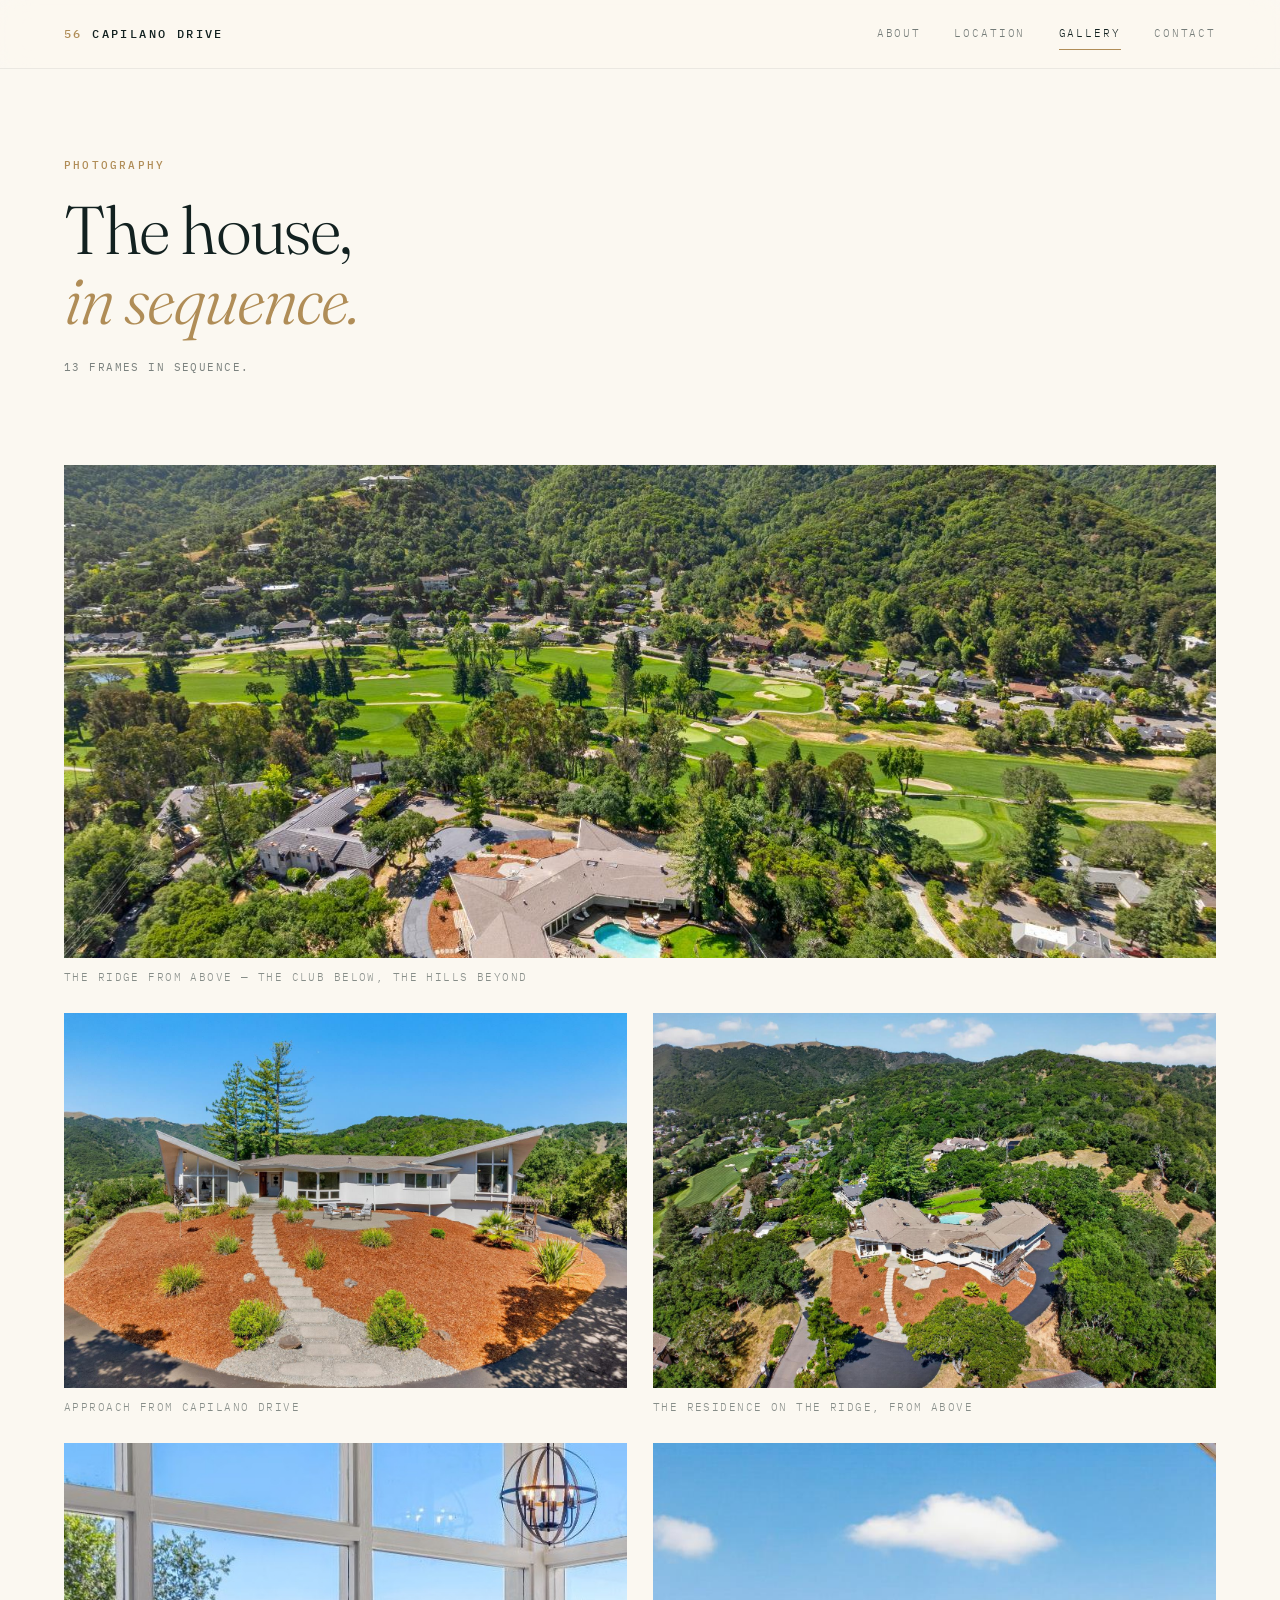
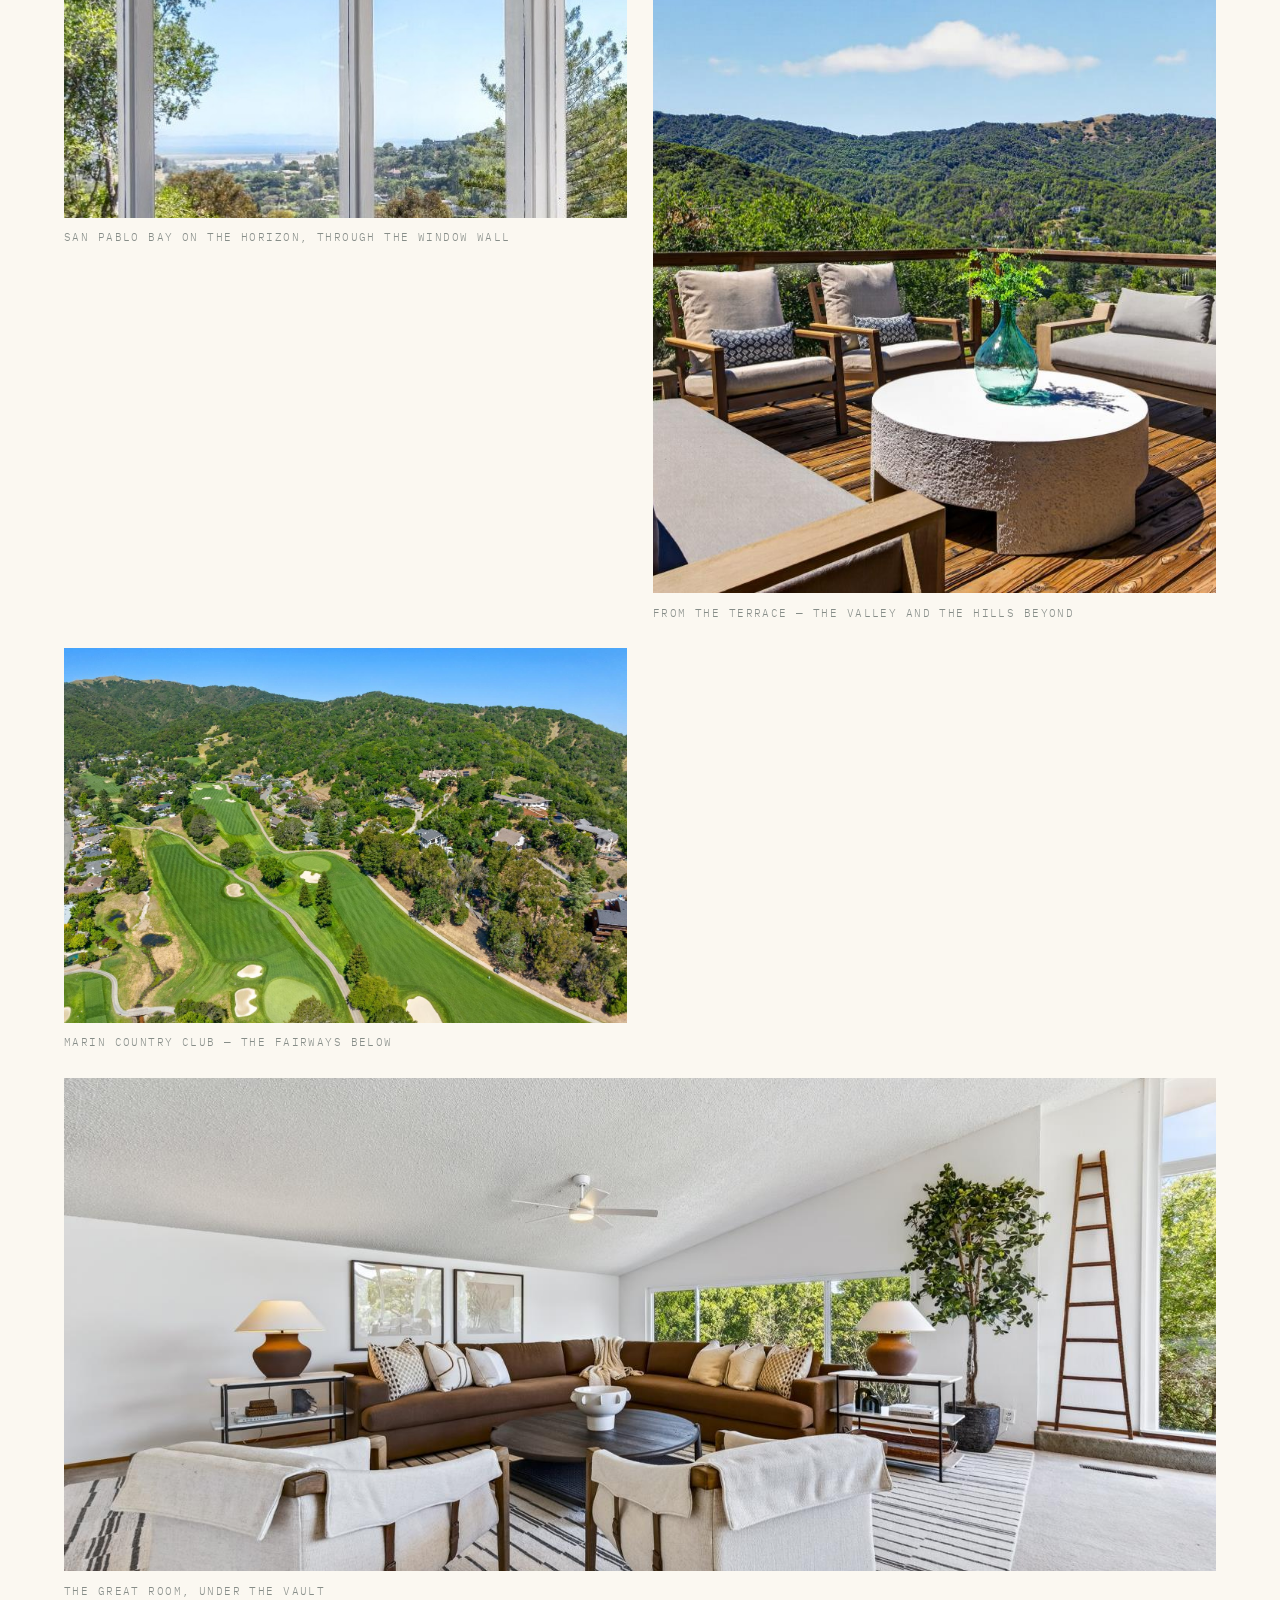
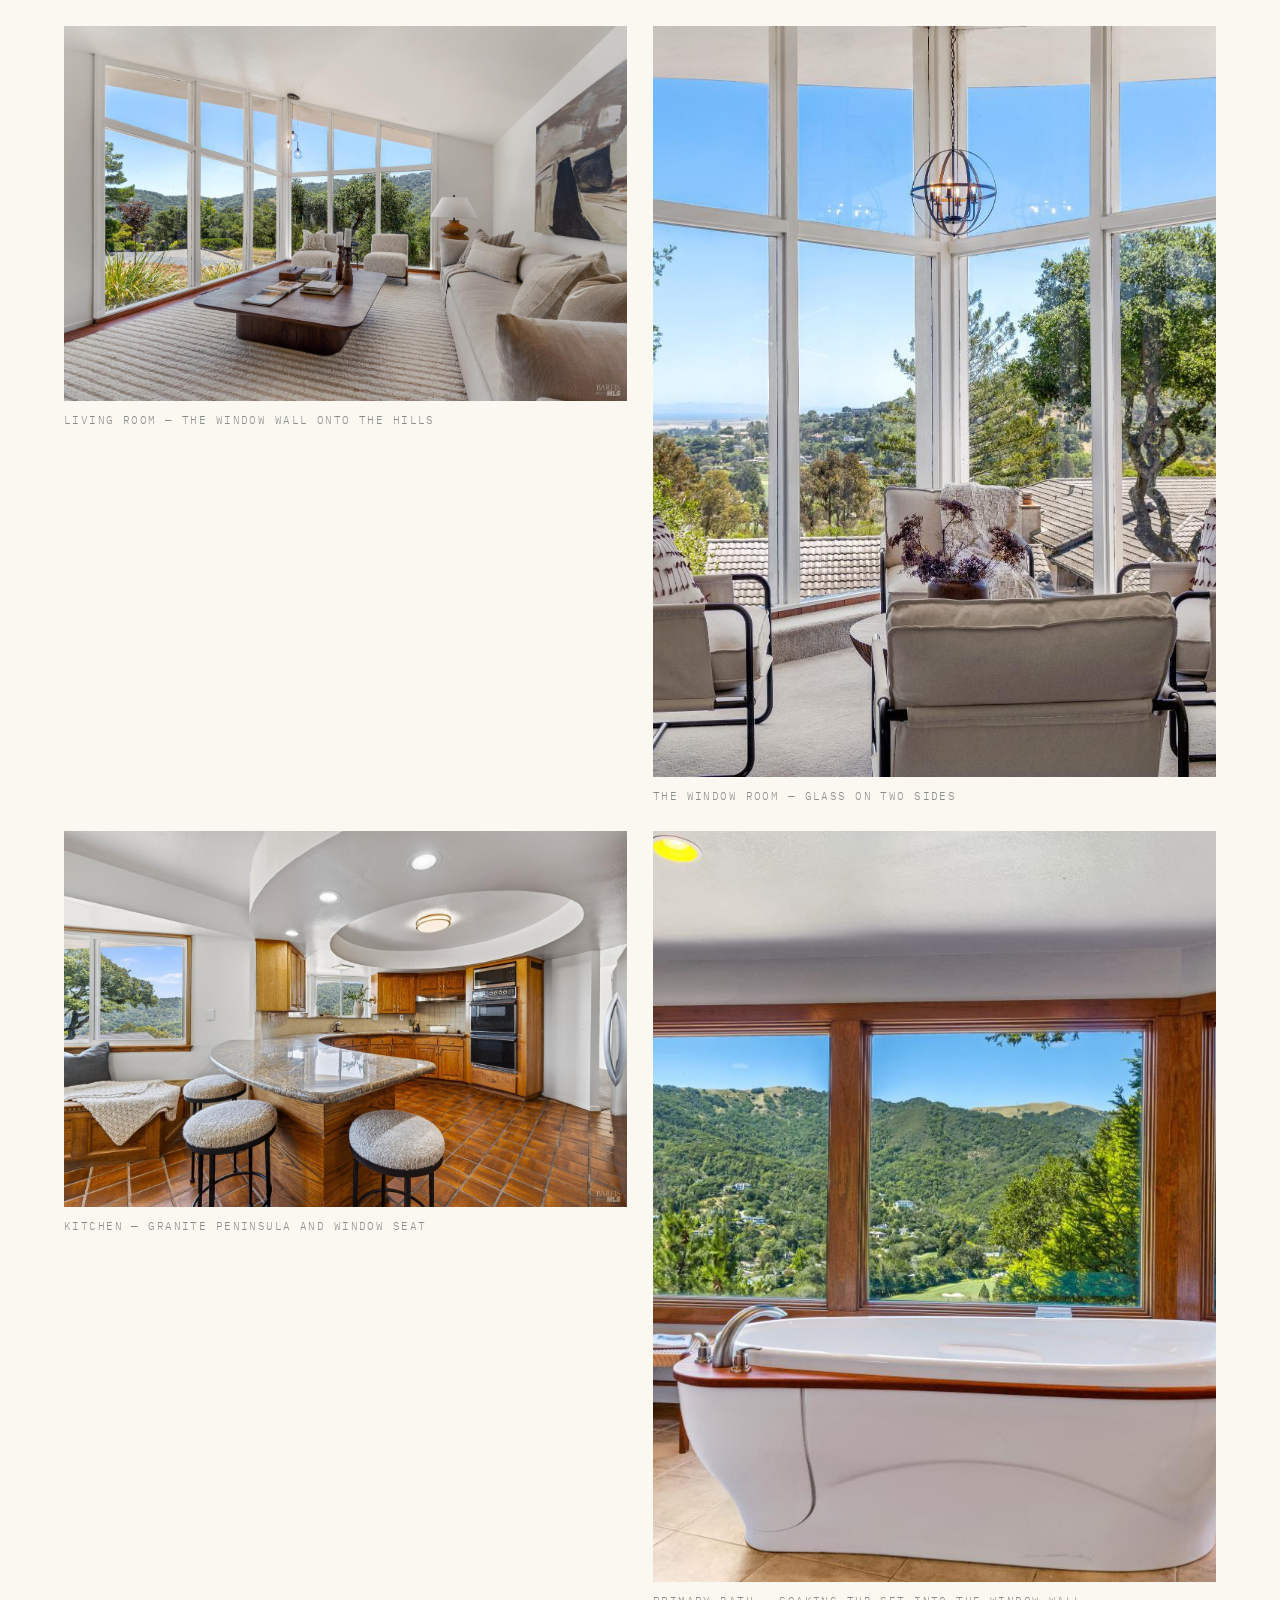
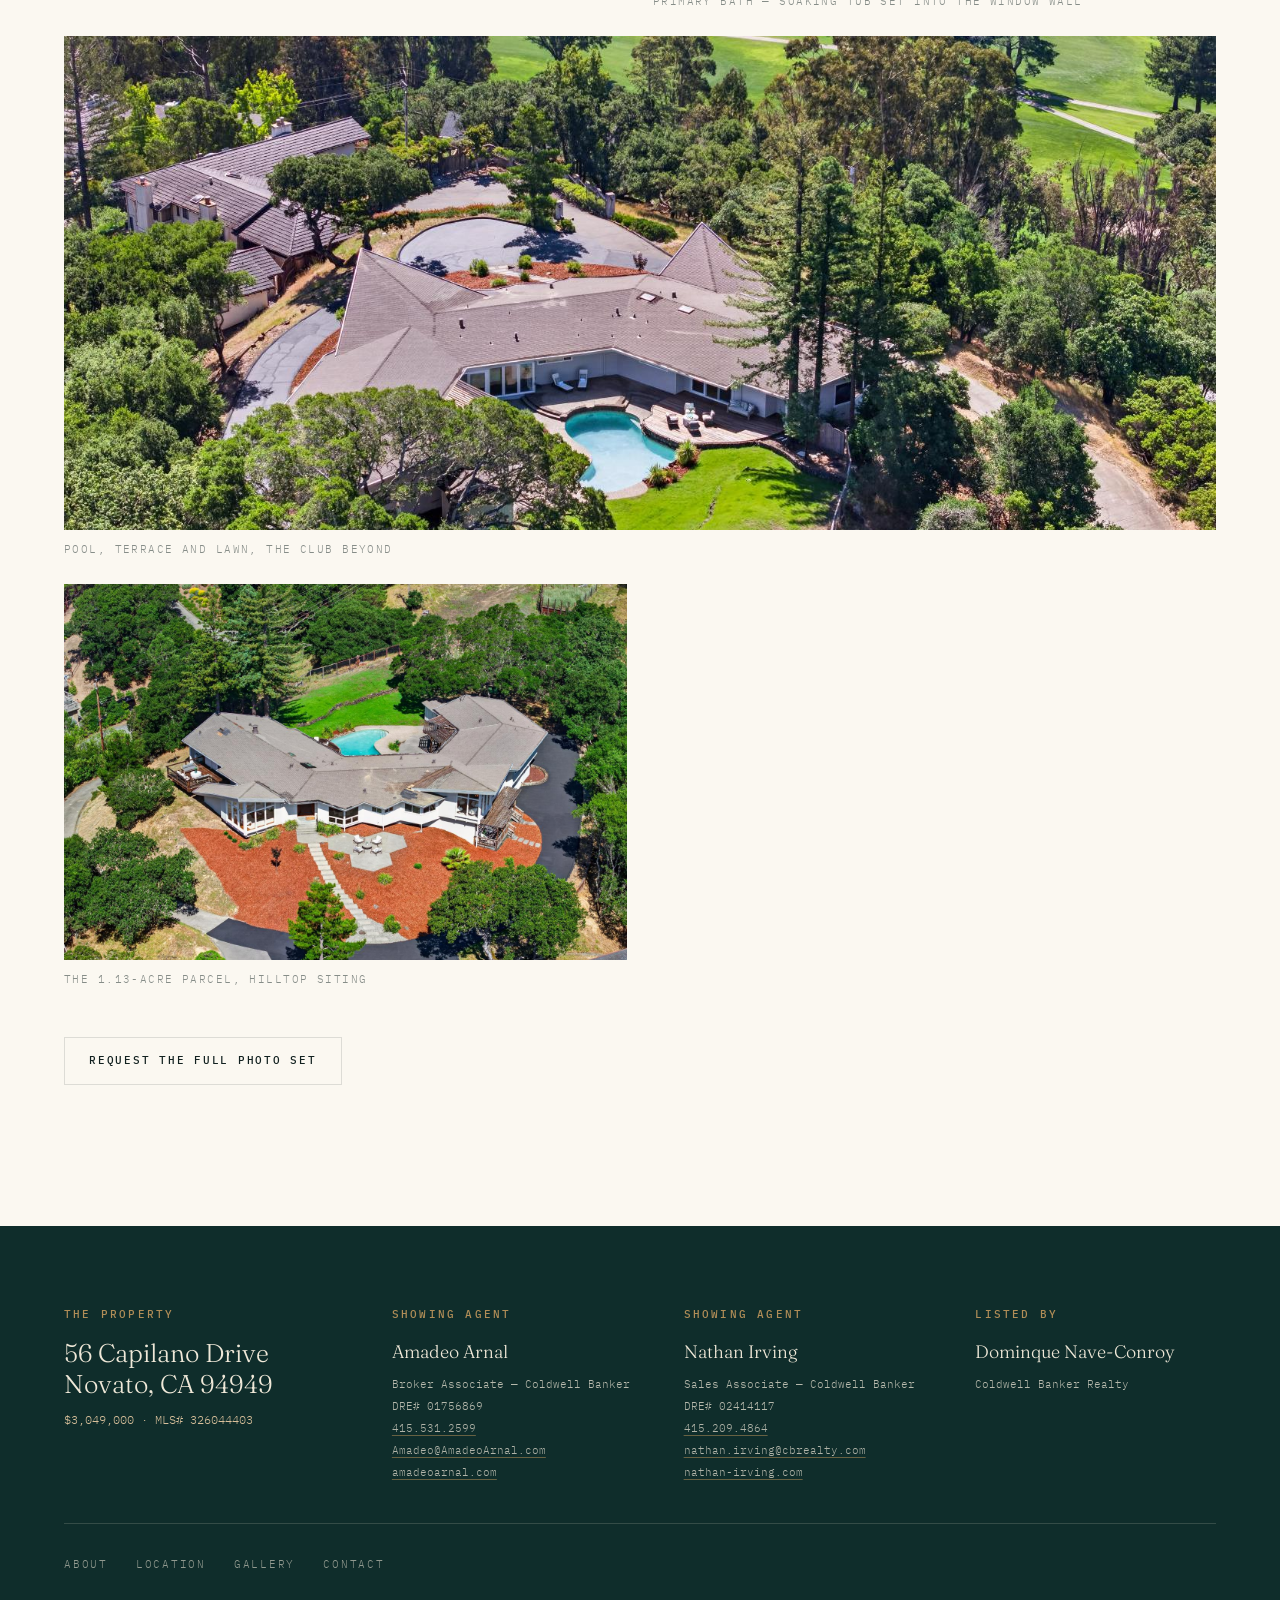
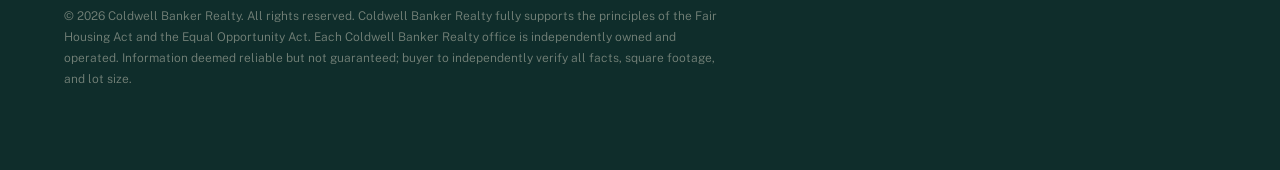
<file: gallery.html>
<!DOCTYPE html>
<html lang="en">
<head>
<meta charset="utf-8">
<meta name="viewport" content="width=device-width, initial-scale=1">
<title>Gallery — 56 Capilano Drive, Novato, CA 94949</title>
<meta name="description" content="Photography of 56 Capilano Drive, Novato — a 6,469 sq ft hilltop estate above Marin Country Club with views to San Pablo Bay and Ignacio Valley.">
<meta name="theme-color" content="#0F2D2B">
<link rel="canonical" href="./gallery.html">
<link rel="icon" href="favicon.svg" type="image/svg+xml">

<meta property="og:type" content="website">
<meta property="og:title" content="Gallery — 56 Capilano Drive, Novato">
<meta property="og:description" content="The residence, the grounds, and the three named views.">
<meta property="og:image" content="images/hero-aerial.jpg">
<meta name="twitter:card" content="summary_large_image">

<link rel="preconnect" href="https://fonts.googleapis.com">
<link rel="preconnect" href="https://fonts.gstatic.com" crossorigin>
<link rel="stylesheet" href="https://fonts.googleapis.com/css2?family=Fraunces:ital,opsz,wght@0,9..144,300..600;1,9..144,300..600&family=IBM+Plex+Mono:wght@400;500&family=Public+Sans:ital,wght@0,300..600;1,300..500&display=swap">
<link rel="stylesheet" href="styles.css">
<script src="js/site.js" defer></script>
<script src="js/gallery.js" defer></script>
</head>
<body>

<a class="skip" href="#main">Skip to content</a>

<!-- ===== NAV (identical on every page; only .is-active + aria-current move) ===== -->
<header class="nav">
  <div class="nav__inner">
    <a class="nav__brand" href="index.html"><span>56</span> Capilano Drive</a>
    <nav class="nav__tabs" aria-label="Primary">
      <a class="tab" href="index.html">About</a>
      <a class="tab" href="location.html">Location</a>
      <a class="tab is-active" href="gallery.html" aria-current="page">Gallery</a>
      <a class="tab" href="contact.html">Contact</a>
    </nav>
  </div>
</header>

<main id="main">

  <section class="section--tight shell">
    <p class="eyebrow">Photography</p>
    <h1 class="display" style="margin-top:1.25rem;max-width:14ch">The house, <em>in sequence.</em></h1>
    <p class="cap" id="grid-note" role="status" style="margin-top:1.5rem">Loading photographs&hellip;</p>
  </section>

  <!-- Grid is built from images/manifest.json by js/gallery.js -->
  <section class="shell" style="padding-bottom:var(--section)">
    <div class="grid" id="grid"></div>

    <noscript>
      <div class="grid__note">
        <p class="ph__label">This gallery is rendered with JavaScript, which is currently disabled. Photography is available on request &mdash; contact Amadeo Arnal at 415.531.2599 or <a href="mailto:Amadeo@AmadeoArnal.com?subject=56%20Capilano%20Drive%20-%20Private%20Showing%20Request">Amadeo@AmadeoArnal.com</a>.</p>
      </div>
    </noscript>

    <p style="margin-top:3rem"><a class="btn" href="contact.html">Request the full photo set</a></p>
  </section>

</main>

<!-- ===== LIGHTBOX (wired by js/gallery.js) ===== -->
<div class="lightbox" id="lightbox" role="dialog" aria-modal="true" aria-label="Photograph viewer" hidden>
  <img class="lightbox__img" alt="">
  <div class="lightbox__bar">
    <button class="lightbox__btn" type="button" data-lb="prev" aria-label="Previous photograph">&larr;</button>
    <span class="lightbox__count" aria-live="polite"></span>
    <button class="lightbox__btn" type="button" data-lb="next" aria-label="Next photograph">&rarr;</button>
    <span class="lightbox__cap"></span>
  </div>
  <button class="lightbox__btn lightbox__close" type="button" data-lb="close" aria-label="Close viewer">Close &times;</button>
</div>

<!-- ===== FOOTER (identical on every page) ===== -->
<footer class="foot">
  <div class="shell">
    <div class="foot__top">
      <div>
        <p class="eyebrow">The property</p>
        <p class="foot__mark">56 Capilano Drive<br>Novato, CA 94949</p>
        <p class="foot__figure">$3,049,000 &middot; MLS# 326044403</p>
      </div>
      <div>
        <p class="eyebrow">Showing agent</p>
        <p class="foot__who">Amadeo Arnal</p>
        <p class="foot__line">
          Broker Associate &mdash; Coldwell Banker<br>
          DRE# 01756869<br>
          <a href="tel:+14155312599">415.531.2599</a><br>
          <a href="mailto:Amadeo@AmadeoArnal.com?subject=56%20Capilano%20Drive%20-%20Private%20Showing%20Request">Amadeo@AmadeoArnal.com</a><br>
          <a href="https://amadeoarnal.com/?utm_source=gbp&amp;utm_medium=organic" target="_blank" rel="noopener noreferrer">amadeoarnal.com</a>
        </p>
      </div>
      <div>
        <p class="eyebrow">Showing agent</p>
        <p class="foot__who">Nathan Irving</p>
        <p class="foot__line">
          Sales Associate &mdash; Coldwell Banker<br>
          DRE# 02414117<br>
          <a href="tel:+14152094864">415.209.4864</a><br>
          <a href="mailto:nathan.irving@cbrealty.com?subject=56%20Capilano%20Drive%20-%20Private%20Showing%20Request">nathan.irving@cbrealty.com</a><br>
          <a href="https://nathan-irving.com/" target="_blank" rel="noopener noreferrer">nathan-irving.com</a>
        </p>
      </div>

      <div>
        <p class="eyebrow">Listed by</p>
        <p class="foot__who">Dominque Nave-Conroy</p>
        <p class="foot__line">
          Coldwell Banker Realty
        </p>
      </div>
    </div>

    <nav class="foot__nav" aria-label="Footer">
      <a href="index.html">About</a>
      <a href="location.html">Location</a>
      <a href="gallery.html">Gallery</a>
      <a href="contact.html">Contact</a>
    </nav>

    <p class="foot__legal">&copy; 2026 Coldwell Banker Realty. All rights reserved. Coldwell Banker Realty fully supports the principles of the Fair Housing Act and the Equal Opportunity Act. Each Coldwell Banker Realty office is independently owned and operated. Information deemed reliable but not guaranteed; buyer to independently verify all facts, square footage, and lot size.</p>
  </div>
</footer>

</body>
</html>
</file>
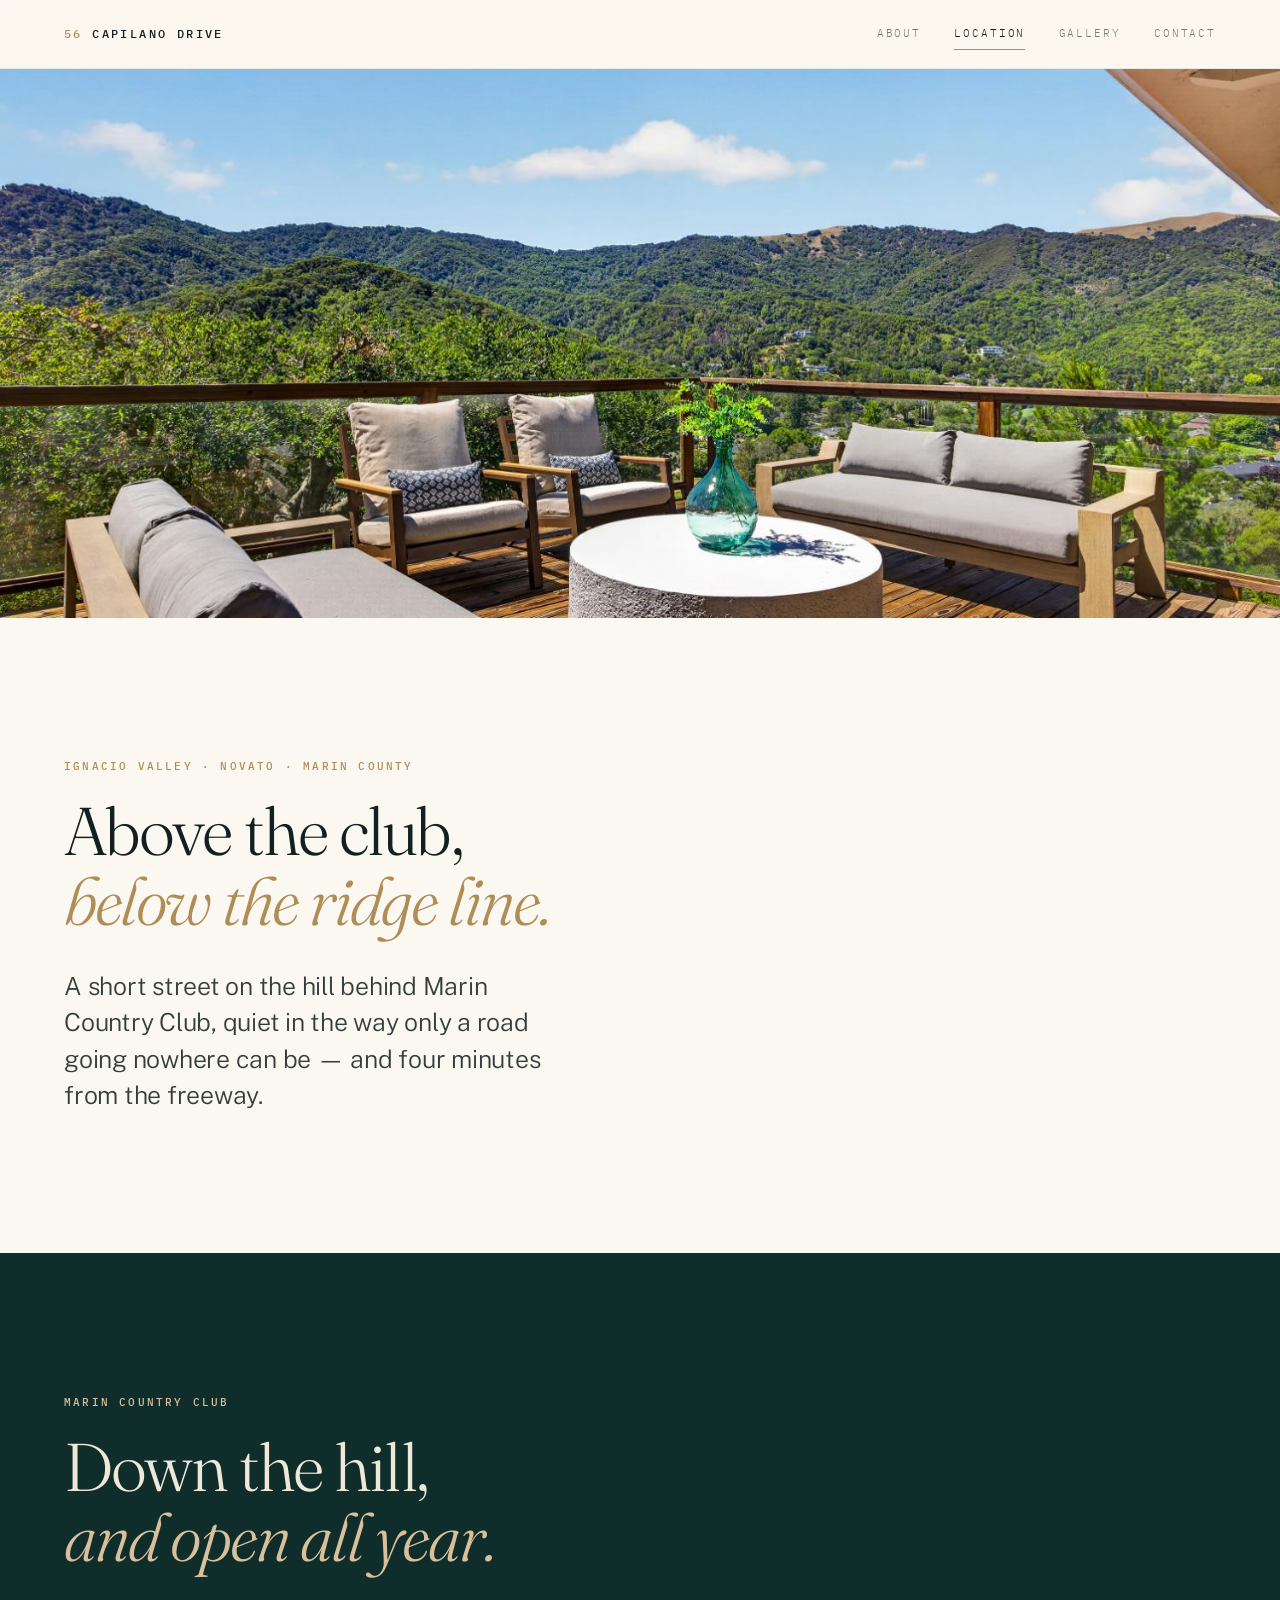
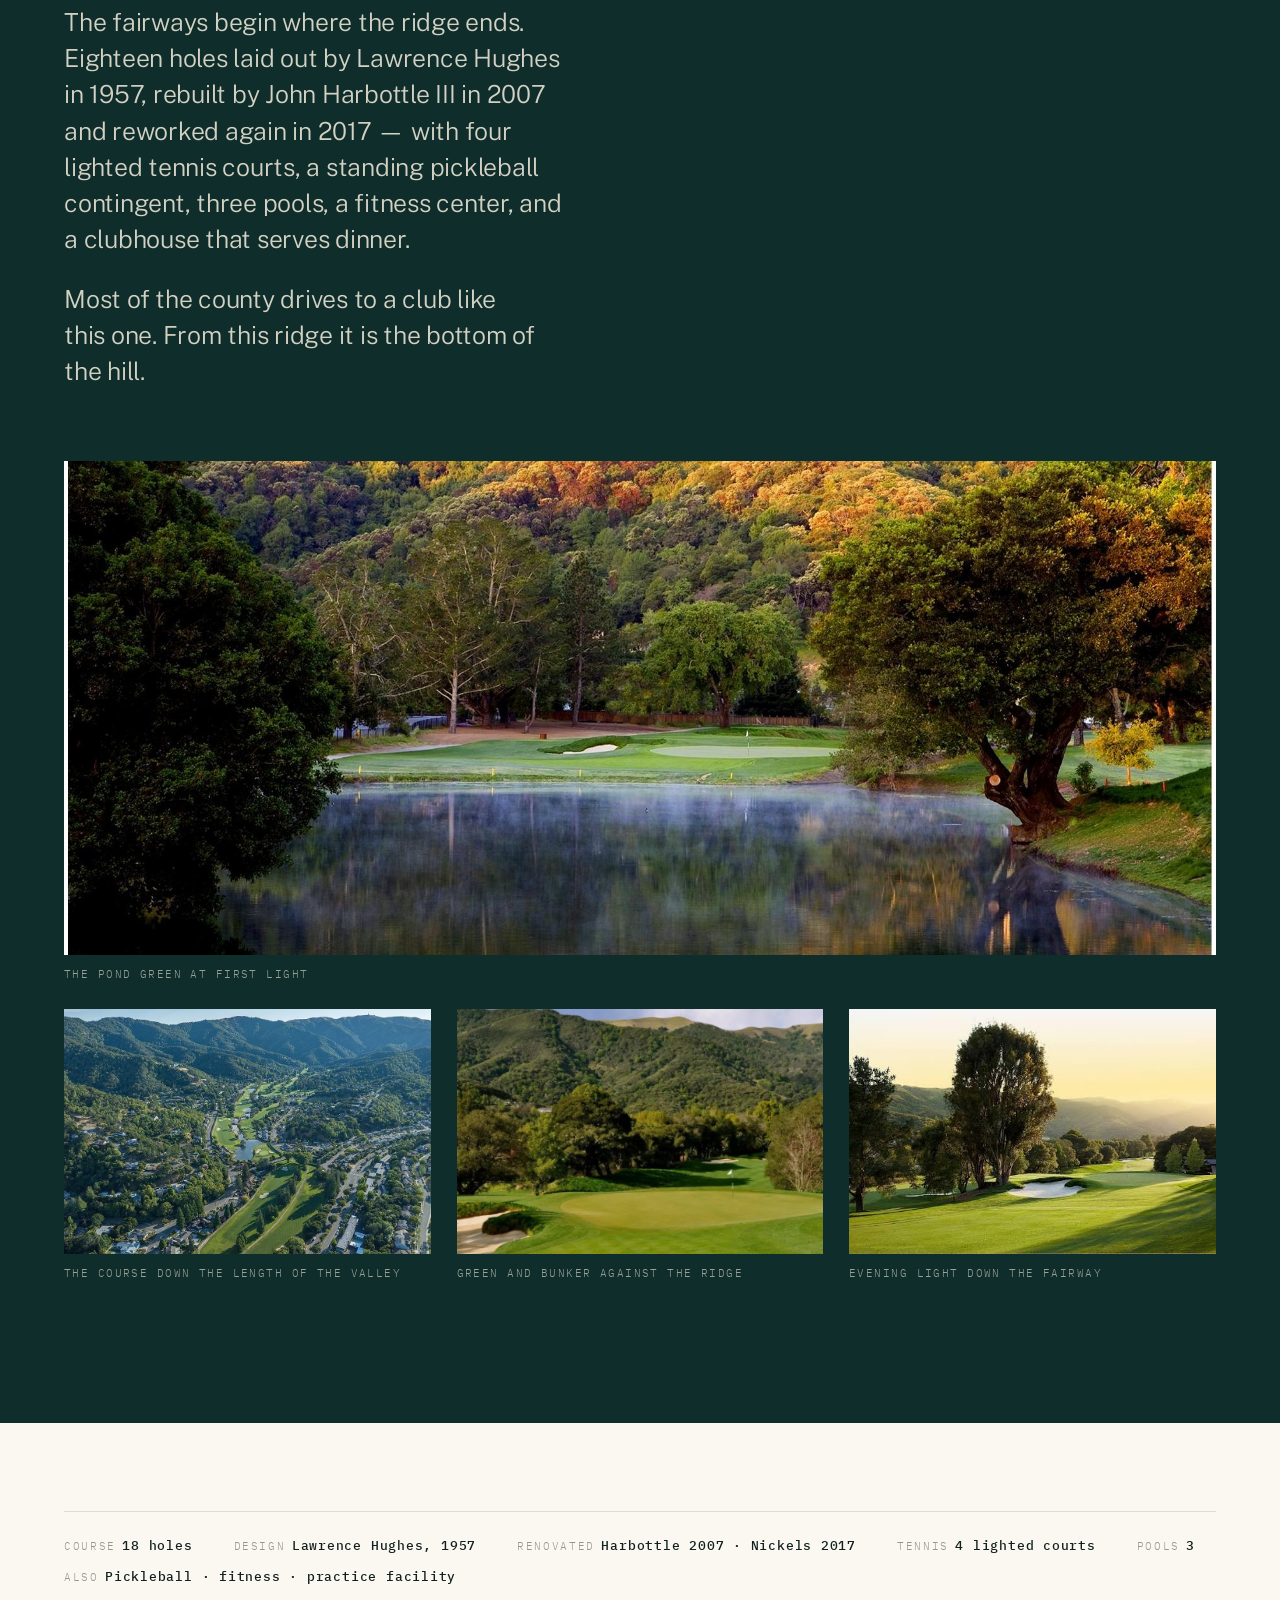
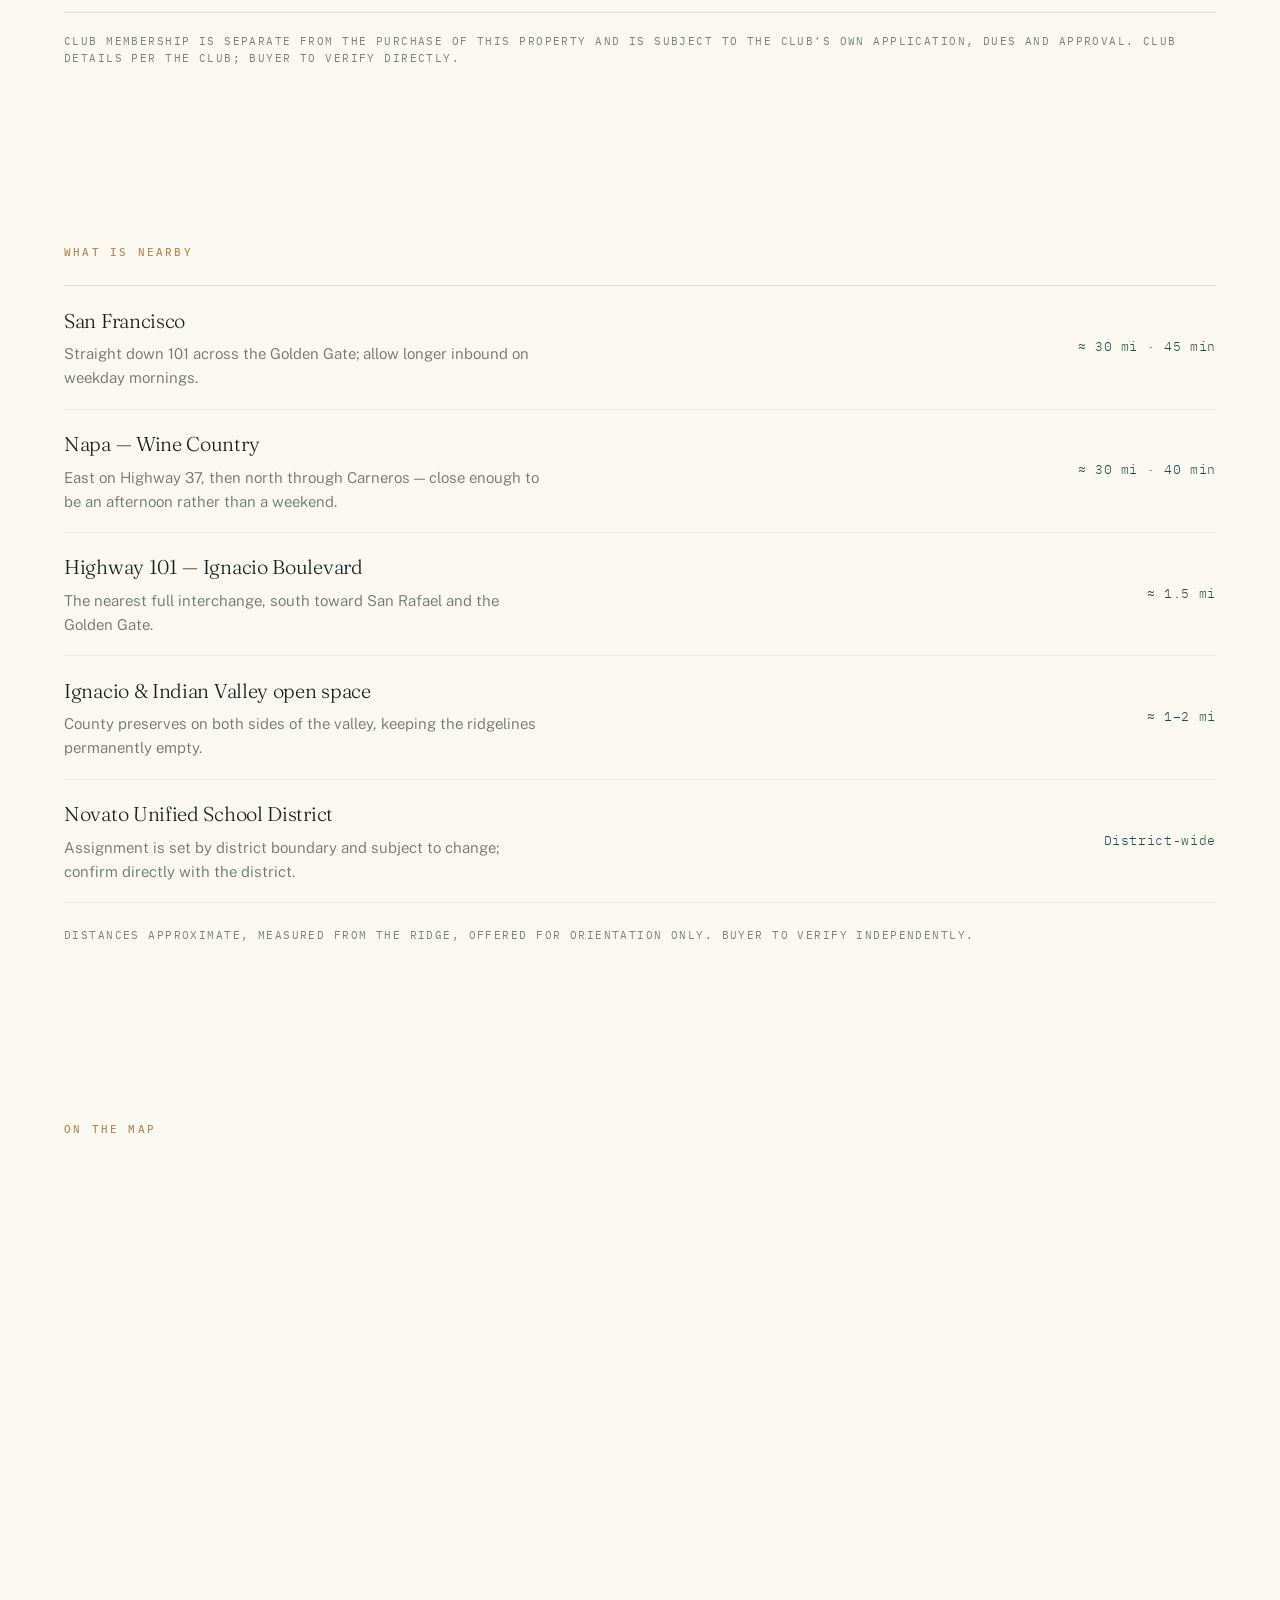
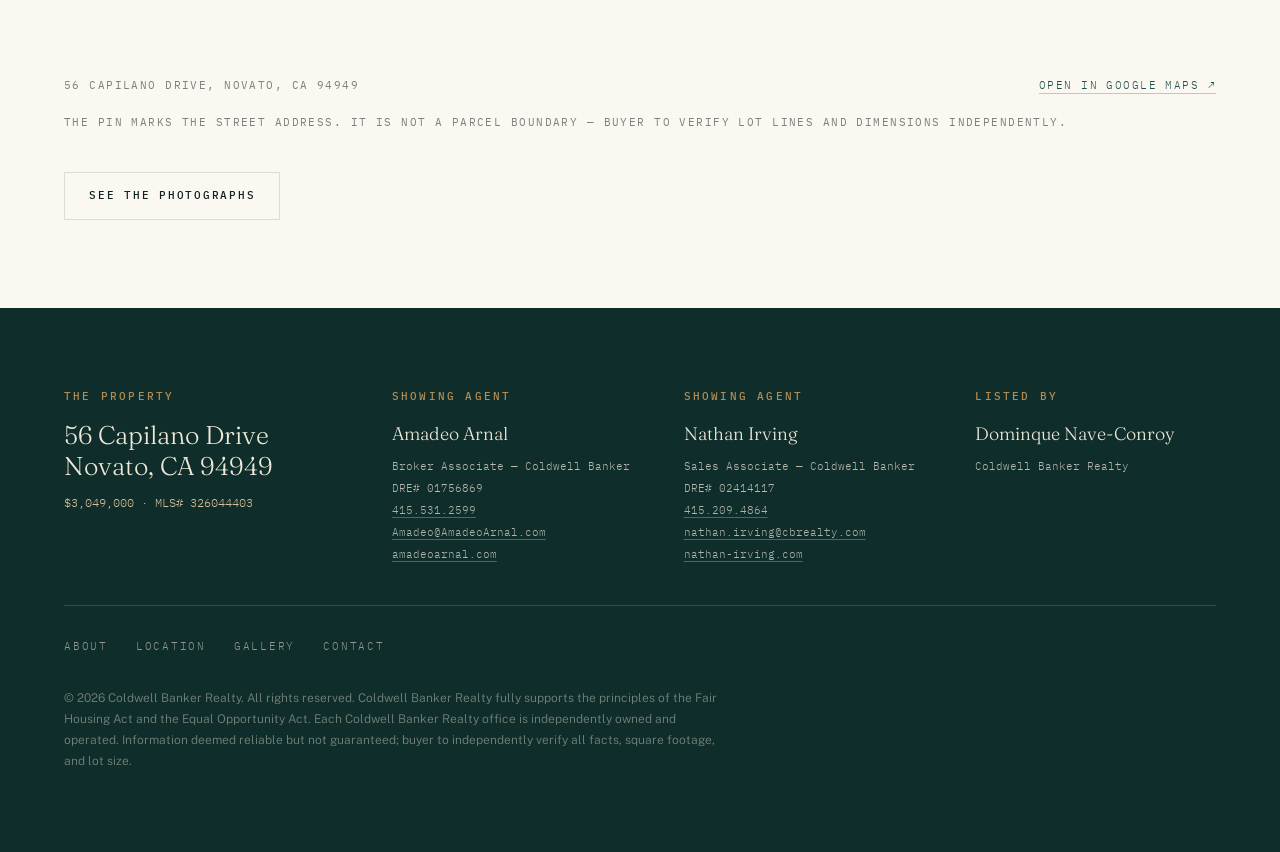
<file: location.html>
<!DOCTYPE html>
<html lang="en">
<head>
<meta charset="utf-8">
<meta name="viewport" content="width=device-width, initial-scale=1">
<title>Location — 56 Capilano Drive, Novato, CA 94949</title>
<meta name="description" content="Above Marin Country Club in Ignacio Valley, Novato — minutes to Highway 101, roughly 45 minutes to San Francisco and 40 to Napa.">
<meta name="theme-color" content="#0F2D2B">
<link rel="canonical" href="./location.html">
<link rel="icon" href="favicon.svg" type="image/svg+xml">

<meta property="og:type" content="website">
<meta property="og:title" content="Location — 56 Capilano Drive, Novato">
<meta property="og:description" content="Above Marin Country Club in Ignacio Valley: highway, open space and schools within a few miles of the ridge, Wine Country 40 minutes east.">
<meta property="og:image" content="images/view-valley.jpg">
<meta name="twitter:card" content="summary_large_image">

<link rel="preconnect" href="https://fonts.googleapis.com">
<link rel="preconnect" href="https://fonts.gstatic.com" crossorigin>
<link rel="stylesheet" href="https://fonts.googleapis.com/css2?family=Fraunces:ital,opsz,wght@0,9..144,300..600;1,9..144,300..600&family=IBM+Plex+Mono:wght@400;500&family=Public+Sans:ital,wght@0,300..600;1,300..500&display=swap">
<link rel="stylesheet" href="styles.css">
<script src="js/site.js" defer></script>
</head>
<body>

<a class="skip" href="#main">Skip to content</a>

<!-- ===== NAV (identical on every page; only .is-active + aria-current move) ===== -->
<header class="nav">
  <div class="nav__inner">
    <a class="nav__brand" href="index.html"><span>56</span> Capilano Drive</a>
    <nav class="nav__tabs" aria-label="Primary">
      <a class="tab" href="index.html">About</a>
      <a class="tab is-active" href="location.html" aria-current="page">Location</a>
      <a class="tab" href="gallery.html">Gallery</a>
      <a class="tab" href="contact.html">Contact</a>
    </nav>
  </div>
</header>

<main id="main">

  <!-- ===== LEAD PHOTOGRAPH — image before any text ===== -->
  <div class="media media--pano bleed">
    <img src="images/view-valley.jpg"
         alt="The terrace at 56 Capilano Drive, looking out over the treetops to the open hills across the valley."
         data-label="The valley from the terrace — looking south"
         fetchpriority="high">
  </div>

  <!-- ===== THE SETTING ===== -->
  <section class="section shell">
    <p class="eyebrow">Ignacio Valley &middot; Novato &middot; Marin County</p>
    <h1 class="display" style="margin-top:1.25rem;max-width:18ch">Above the club, <em>below the ridge line.</em></h1>
    <p class="say" style="margin-top:2rem">A short street on the hill behind Marin Country Club, quiet in the way only a road going nowhere can be &mdash; and four minutes from the freeway.</p>
  </section>

  <!-- ===== THE CLUB =====
       Photo slots below are authored as plain <img src="images/club-0N.jpg">.
       Until those files exist each one renders as a labelled placeholder frame
       (site.js handles it). Save a photograph at the path and it appears — no
       code change. These are club photographs, not property photographs, so
       they are deliberately NOT in images/manifest.json and do not enter the
       property Gallery. Use only images the brokerage has the right to publish:
       supplied by the club, shot by the listing photographer, or licensed. -->
  <section class="on-dark" id="club">
    <div class="section shell">
      <p class="eyebrow">Marin Country Club</p>
      <h2 class="display" style="margin-top:1.25rem;max-width:15ch">Down the hill, <em>and open all year.</em></h2>

      <p class="say" style="margin-top:2rem">The fairways begin where the ridge ends. Eighteen holes laid out by Lawrence Hughes in 1957, rebuilt by John Harbottle III in 2007 and reworked again in 2017 &mdash; with four lighted tennis courts, a standing pickleball contingent, three pools, a fitness center, and a clubhouse that serves dinner.</p>

      <p class="say" style="margin-top:1.5rem">Most of the county drives to a club like this one. From this ridge it is the bottom of the hill.</p>

      <div class="grid" style="margin-top:clamp(2.5rem,6vw,4.5rem)">

        <figure class="cell cell--wide">
          <div class="media media--pano">
            <img src="images/club-01.jpg"
                 alt="A green at Marin Country Club at first light, seen across a still pond with mist on the water and the oak hills gold behind it."
                 data-label="The pond green at first light"
                 loading="lazy">
          </div>
          <figcaption class="cell__cap">The pond green at first light</figcaption>
        </figure>

        <figure class="cell cell--third">
          <div class="media">
            <img src="images/club-02.jpg"
                 alt="Aerial view of Marin Country Club, its fairways running the length of Ignacio Valley between the hills and the neighbourhood."
                 data-label="The course down the length of the valley"
                 loading="lazy">
          </div>
          <figcaption class="cell__cap">The course down the length of the valley</figcaption>
        </figure>

        <figure class="cell cell--third">
          <div class="media">
            <img src="images/club-03.jpg"
                 alt="A putting green and bunker at Marin Country Club, set against the wooded ridge that rises behind the course."
                 data-label="Green and bunker against the ridge"
                 loading="lazy">
          </div>
          <figcaption class="cell__cap">Green and bunker against the ridge</figcaption>
        </figure>

        <figure class="cell cell--third">
          <div class="media">
            <img src="images/club-04.jpg"
                 alt="A fairway at Marin Country Club in evening light, a broad oak standing over a bunker with the hills going gold behind it."
                 data-label="Evening light down the fairway"
                 loading="lazy">
          </div>
          <figcaption class="cell__cap">Evening light down the fairway</figcaption>
        </figure>

      </div>
    </div>
  </section>

  <!-- ===== CLUB FACTS ===== -->
  <section class="section--tight shell">
    <div class="spec-strip">
      <p><span>Course</span><b>18 holes</b></p>
      <p><span>Design</span><b>Lawrence Hughes, 1957</b></p>
      <p><span>Renovated</span><b>Harbottle 2007 &middot; Nickels 2017</b></p>
      <p><span>Tennis</span><b>4 lighted courts</b></p>
      <p><span>Pools</span><b>3</b></p>
      <p><span>Also</span><b>Pickleball &middot; fitness &middot; practice facility</b></p>
    </div>
    <p class="cap" style="margin-top:1.25rem">Club membership is separate from the purchase of this property and is subject to the club&rsquo;s own application, dues and approval. Club details per the club; buyer to verify directly.</p>
  </section>

  <!-- ===== PROXIMITY — slim captioned rows ===== -->
  <section class="section--tight shell">
    <p class="eyebrow" style="margin-bottom:1.5rem">What is nearby</p>

    <div class="near">

      <div class="near__row rise">
        <p class="near__name">San Francisco</p>
        <p class="near__fig">≈ 30 mi &middot; 45 min</p>
        <p class="near__note">Straight down 101 across the Golden Gate; allow longer inbound on weekday mornings.</p>
      </div>

      <div class="near__row rise">
        <p class="near__name">Napa &mdash; Wine Country</p>
        <p class="near__fig">≈ 30 mi &middot; 40 min</p>
        <p class="near__note">East on Highway 37, then north through Carneros &mdash; close enough to be an afternoon rather than a weekend.</p>
      </div>

      <div class="near__row rise">
        <p class="near__name">Highway 101 &mdash; Ignacio Boulevard</p>
        <p class="near__fig">≈ 1.5 mi</p>
        <p class="near__note">The nearest full interchange, south toward San Rafael and the Golden Gate.</p>
      </div>

      <div class="near__row rise">
        <p class="near__name">Ignacio &amp; Indian Valley open space</p>
        <p class="near__fig">≈ 1&ndash;2 mi</p>
        <p class="near__note">County preserves on both sides of the valley, keeping the ridgelines permanently empty.</p>
      </div>

      <div class="near__row rise">
        <p class="near__name">Novato Unified School District</p>
        <p class="near__fig">District-wide</p>
        <p class="near__note">Assignment is set by district boundary and subject to change; confirm directly with the district.</p>
      </div>

    </div>

    <p class="cap" style="margin-top:1.5rem">Distances approximate, measured from the ridge, offered for orientation only. Buyer to verify independently.</p>
  </section>

  <!-- ===== MAP ===== -->
  <section class="section--tight shell">
    <p class="eyebrow" style="margin-bottom:1.25rem">On the map</p>

    <!-- The map is queried by ADDRESS, not by hardcoded coordinates, so Google
         geocodes the pin itself and it cannot drift from the real location.
         Do not replace this with a lat/long — that is how it went wrong before. -->
    <div class="map">
      <iframe
        class="map__embed"
        title="Map showing 56 Capilano Drive, Novato, California"
        src="https://maps.google.com/maps?q=56%20Capilano%20Dr%2C%20Novato%2C%20CA%2094949&amp;z=16&amp;output=embed"
        loading="lazy"
        referrerpolicy="no-referrer-when-downgrade"
        allowfullscreen></iframe>

      <div class="map__bar">
        <p class="cap">56 Capilano Drive, Novato, CA 94949</p>
        <a class="map__link"
           href="https://www.google.com/maps/search/?api=1&amp;query=56+Capilano+Dr%2C+Novato%2C+CA+94949"
           target="_blank" rel="noopener noreferrer">Open in Google Maps &nearr;</a>
      </div>
    </div>

    <p class="cap" style="margin-top:1.25rem">The pin marks the street address. It is not a parcel boundary &mdash; buyer to verify lot lines and dimensions independently.</p>

    <p style="margin-top:2.5rem"><a class="btn" href="gallery.html">See the photographs</a></p>
  </section>

</main>

<!-- ===== FOOTER (identical on every page) ===== -->
<footer class="foot">
  <div class="shell">
    <div class="foot__top">
      <div>
        <p class="eyebrow">The property</p>
        <p class="foot__mark">56 Capilano Drive<br>Novato, CA 94949</p>
        <p class="foot__figure">$3,049,000 &middot; MLS# 326044403</p>
      </div>
      <div>
        <p class="eyebrow">Showing agent</p>
        <p class="foot__who">Amadeo Arnal</p>
        <p class="foot__line">
          Broker Associate &mdash; Coldwell Banker<br>
          DRE# 01756869<br>
          <a href="tel:+14155312599">415.531.2599</a><br>
          <a href="mailto:Amadeo@AmadeoArnal.com?subject=56%20Capilano%20Drive%20-%20Private%20Showing%20Request">Amadeo@AmadeoArnal.com</a><br>
          <a href="https://amadeoarnal.com/?utm_source=gbp&amp;utm_medium=organic" target="_blank" rel="noopener noreferrer">amadeoarnal.com</a>
        </p>
      </div>
      <div>
        <p class="eyebrow">Showing agent</p>
        <p class="foot__who">Nathan Irving</p>
        <p class="foot__line">
          Sales Associate &mdash; Coldwell Banker<br>
          DRE# 02414117<br>
          <a href="tel:+14152094864">415.209.4864</a><br>
          <a href="mailto:nathan.irving@cbrealty.com?subject=56%20Capilano%20Drive%20-%20Private%20Showing%20Request">nathan.irving@cbrealty.com</a><br>
          <a href="https://nathan-irving.com/" target="_blank" rel="noopener noreferrer">nathan-irving.com</a>
        </p>
      </div>

      <div>
        <p class="eyebrow">Listed by</p>
        <p class="foot__who">Dominque Nave-Conroy</p>
        <p class="foot__line">
          Coldwell Banker Realty
        </p>
      </div>
    </div>

    <nav class="foot__nav" aria-label="Footer">
      <a href="index.html">About</a>
      <a href="location.html">Location</a>
      <a href="gallery.html">Gallery</a>
      <a href="contact.html">Contact</a>
    </nav>

    <p class="foot__legal">&copy; 2026 Coldwell Banker Realty. All rights reserved. Coldwell Banker Realty fully supports the principles of the Fair Housing Act and the Equal Opportunity Act. Each Coldwell Banker Realty office is independently owned and operated. Information deemed reliable but not guaranteed; buyer to independently verify all facts, square footage, and lot size.</p>
  </div>
</footer>

</body>
</html>
</file>
<file: styles.css>
/* ==========================================================================
   56 Capilano Drive — shared stylesheet

   Photography-led. The governing rule: an image is the subject of every
   section and type is a caption on it. No cards, no filled panels behind
   photos, no boxed data tables — hairlines and negative space only.
   ========================================================================== */

/* --------------------------------------------------------------------------
   1. Tokens
   -------------------------------------------------------------------------- */

:root {
  --ink:        #122120;
  --teal:       #1B4F4C;
  --teal-deep:  #0F2D2B;
  --sand:       #EFE8D8;
  --paper:      #FBF8F1;
  --brass:      #B08D57;
  --brass-soft: #D9C09B;
  --mist:       #A9C2C0;

  /* Hairlines. Literal rgba for reach — these are the only dividers used. */
  --hair:        rgba(18, 33, 32, 0.13);
  --hair-faint:  rgba(18, 33, 32, 0.07);
  --hair-invert: rgba(239, 232, 216, 0.16);
  --brass-wash:  rgba(176, 141, 87, 0.10);

  --serif: "Fraunces", "Iowan Old Style", Georgia, serif;
  --sans:  "Public Sans", system-ui, -apple-system, "Segoe UI", sans-serif;
  --mono:  "IBM Plex Mono", ui-monospace, SFMono-Regular, Menlo, monospace;

  --pad:     clamp(1.25rem, 5vw, 5.5rem);
  --section: clamp(4.5rem, 11vw, 10rem);
  --max:     84rem;
  --nav-h:   4.25rem;

  --ease: cubic-bezier(0.16, 1, 0.3, 1);
}

/* --------------------------------------------------------------------------
   2. Reset & base
   -------------------------------------------------------------------------- */

*, *::before, *::after { box-sizing: border-box; }

html {
  -webkit-text-size-adjust: 100%;
  scroll-behavior: smooth;
  scroll-padding-top: calc(var(--nav-h) + 1rem);
}

body {
  margin: 0;
  background: var(--paper);
  color: var(--ink);
  font-family: var(--sans);
  font-size: clamp(1rem, 0.97rem + 0.15vw, 1.0625rem);
  font-weight: 320;
  line-height: 1.6;
  -webkit-font-smoothing: antialiased;
  text-rendering: optimizeLegibility;
}

img, svg, iframe { display: block; max-width: 100%; }
img { height: auto; }
a { color: inherit; }

h1, h2, h3 {
  font-family: var(--serif);
  font-weight: 300;
  font-optical-sizing: auto;
  line-height: 1.02;
  letter-spacing: -0.025em;
  margin: 0;
  text-wrap: balance;
}

p { margin: 0; text-wrap: pretty; }
ul, ol, dl, dd { margin: 0; padding: 0; }
li { list-style: none; }

/* --------------------------------------------------------------------------
   3. Focus & skip link
   -------------------------------------------------------------------------- */

:focus-visible {
  outline: 2px solid var(--brass);
  outline-offset: 3px;
  border-radius: 1px;
}

.on-dark :focus-visible,
.foot :focus-visible,
.hero :focus-visible,
.lightbox :focus-visible { outline-color: var(--brass-soft); }

.skip {
  position: absolute;
  top: 0; left: 0;
  z-index: 200;
  padding: 0.85rem 1.35rem;
  background: var(--teal-deep);
  color: var(--paper);
  font-family: var(--mono);
  font-size: 0.75rem;
  letter-spacing: 0.12em;
  text-transform: uppercase;
  text-decoration: none;
  transform: translateY(-120%);
}

.skip:focus-visible { transform: translateY(0); }

.sr-only {
  position: absolute;
  width: 1px; height: 1px;
  padding: 0; margin: -1px;
  overflow: hidden;
  clip: rect(0, 0, 0, 0);
  white-space: nowrap;
  border: 0;
}

/* --------------------------------------------------------------------------
   4. Primitives
   -------------------------------------------------------------------------- */

.shell {
  width: 100%;
  max-width: var(--max);
  margin-inline: auto;
  padding-inline: var(--pad);
}

/* Full-bleed: images run to the viewport edge regardless of container. */
.bleed {
  width: 100%;
  margin-inline: 0;
  padding-inline: 0;
}

.section { padding-block: var(--section); }
.section--tight { padding-block: clamp(3rem, 7vw, 5.5rem); }

.eyebrow {
  font-family: var(--mono);
  font-size: 0.6875rem;
  font-weight: 500;
  letter-spacing: 0.2em;
  text-transform: uppercase;
  color: var(--brass);
  margin: 0;
}

.on-dark .eyebrow, .hero .eyebrow { color: var(--brass-soft); }

/* The workhorse: mono caption sitting under or over an image. */
.cap {
  font-family: var(--mono);
  font-size: 0.6875rem;
  font-weight: 400;
  letter-spacing: 0.13em;
  text-transform: uppercase;
  line-height: 1.6;
  color: rgba(18, 33, 32, 0.55);
}

.on-dark .cap, .hero .cap { color: rgba(239, 232, 216, 0.62); }

/* Display type. Used sparingly and large, per the brief. */
.display {
  font-family: var(--serif);
  font-weight: 300;
  font-size: clamp(2rem, 1.1rem + 3.9vw, 4.25rem);
  line-height: 1.04;
  letter-spacing: -0.028em;
}

.display em { font-style: italic; color: var(--brass); }
.on-dark .display em, .hero .display em { color: var(--brass-soft); }

/* One or two sentences, set large. Never a paragraph column. */
.say {
  font-family: var(--sans);
  font-weight: 300;
  font-size: clamp(1.125rem, 0.98rem + 0.72vw, 1.6rem);
  line-height: 1.45;
  letter-spacing: -0.01em;
  max-width: 34ch;
  color: rgba(18, 33, 32, 0.86);
}

.on-dark .say, .hero .say { color: rgba(239, 232, 216, 0.88); }

.hair { height: 1px; background: var(--hair); border: 0; margin: 0; }
.on-dark .hair { background: var(--hair-invert); }

.on-dark { background: var(--teal-deep); color: var(--sand); }

/* Buttons — outline only. Nothing filled competes with photography. */
.btn {
  display: inline-flex;
  align-items: center;
  gap: 0.7rem;
  padding: 0.9rem 1.5rem;
  border: 1px solid var(--hair);
  font-family: var(--mono);
  font-size: 0.6875rem;
  font-weight: 500;
  letter-spacing: 0.16em;
  text-transform: uppercase;
  text-decoration: none;
  color: var(--ink);
  background: none;
  cursor: pointer;
  transition: border-color 0.3s var(--ease), color 0.3s var(--ease);
}

.btn:hover { border-color: var(--brass); color: var(--brass); }

.btn--light {
  border-color: rgba(239, 232, 216, 0.42);
  color: var(--paper);
}

.btn--light:hover { border-color: var(--brass-soft); color: var(--brass-soft); }

/* The one filled button on the site: the contact CTA. */
.btn--solid {
  border-color: var(--teal);
  background: var(--teal);
  color: var(--paper);
}

.btn--solid:hover {
  border-color: var(--teal-deep);
  background: var(--teal-deep);
  color: var(--paper);
}

/* --------------------------------------------------------------------------
   5. Media & placeholder frames
   -------------------------------------------------------------------------- */

.media {
  position: relative;
  overflow: hidden;
  background: var(--sand);
}

.media > img {
  width: 100%;
  height: 100%;
  object-fit: cover;
}

/* The empty-slot colour above is paper, which is right on the light sections
   and reads as a cream slab on the dark ones. Only matters while a slot is
   unfilled — a loaded photograph covers it either way. */
.on-dark .media, .hero .media { background: rgba(239, 232, 216, 0.05); }

/* A placeholder swapped in for a missing photo inherits the slot's shape. */
.media > .ph { width: 100%; height: 100%; }

.media--wide  { aspect-ratio: 16 / 9; }
.media--photo { aspect-ratio: 4 / 3; }
.media--tall  { aspect-ratio: 3 / 4; }
.media--square{ aspect-ratio: 1 / 1; }
.media--pano  { aspect-ratio: 21 / 9; }

/* Placeholder for a slot with no photograph yet. Elegant, obviously empty,
   and it states exactly which shot belongs here. */
.ph {
  display: flex;
  flex-direction: column;
  justify-content: flex-end;
  padding: clamp(1rem, 2.5vw, 1.75rem);
  border: 1px dashed var(--brass-soft);
  background:
    repeating-linear-gradient(-45deg, transparent 0 16px, var(--brass-wash) 16px 17px);
  color: rgba(18, 33, 32, 0.6);
}

.ph__label {
  font-family: var(--mono);
  font-size: 0.6875rem;
  letter-spacing: 0.13em;
  text-transform: uppercase;
  line-height: 1.55;
}

.ph__label::before {
  content: "Photograph pending — ";
  color: var(--brass);
}

.on-dark .ph, .hero .ph {
  border-color: rgba(176, 141, 87, 0.5);
  color: rgba(239, 232, 216, 0.66);
  background:
    repeating-linear-gradient(-45deg, transparent 0 16px, rgba(176, 141, 87, 0.14) 16px 17px);
}

.on-dark .ph__label::before, .hero .ph__label::before { color: var(--brass-soft); }

/* --------------------------------------------------------------------------
   6. Navigation — barely there over photography
   -------------------------------------------------------------------------- */

.nav {
  position: sticky;
  top: 0;
  z-index: 100;
  background: rgba(251, 248, 241, 0.78);
  border-bottom: 1px solid var(--hair-faint);
  -webkit-backdrop-filter: saturate(180%) blur(16px);
  backdrop-filter: saturate(180%) blur(16px);
  transition: background-color 0.4s var(--ease), border-color 0.4s var(--ease);
}

@supports not ((backdrop-filter: blur(1px)) or (-webkit-backdrop-filter: blur(1px))) {
  .nav { background: var(--paper); }
}

/* Over the hero the bar dissolves entirely; JS restores it past 60px.
   A soft scrim keeps the labels legible against any aerial. */
.nav.is-over-hero {
  background: transparent;
  border-bottom-color: transparent;
  -webkit-backdrop-filter: none;
  backdrop-filter: none;
}

.nav.is-over-hero::before {
  content: "";
  position: absolute;
  inset: 0;
  background: linear-gradient(to bottom, rgba(15, 45, 43, 0.5), rgba(15, 45, 43, 0));
  pointer-events: none;
}

.nav__inner {
  position: relative;
  display: flex;
  align-items: center;
  justify-content: space-between;
  gap: 1.5rem;
  min-height: var(--nav-h);
  width: 100%;
  max-width: var(--max);
  margin-inline: auto;
  padding-inline: var(--pad);
}

.nav__brand {
  font-family: var(--mono);
  font-size: 0.75rem;
  font-weight: 500;
  letter-spacing: 0.2em;
  text-transform: uppercase;
  text-decoration: none;
  white-space: nowrap;
  color: var(--ink);
  transition: color 0.4s var(--ease);
}

.nav__brand span { color: var(--brass); }

.nav__tabs {
  display: flex;
  align-items: center;
  gap: clamp(1rem, 2.6vw, 2.5rem);
}

.tab {
  position: relative;
  padding: 0.4rem 0;
  font-family: var(--mono);
  font-size: 0.6875rem;
  letter-spacing: 0.17em;
  text-transform: uppercase;
  text-decoration: none;
  color: rgba(18, 33, 32, 0.58);
  transition: color 0.3s var(--ease);
}

.tab::after {
  content: "";
  position: absolute;
  left: 0; right: 0; bottom: -1px;
  height: 1px;
  background: var(--brass);
  transform: scaleX(0);
  transform-origin: left center;
  transition: transform 0.4s var(--ease);
}

.tab:hover { color: var(--ink); }
.tab:hover::after { transform: scaleX(1); }

.tab.is-active { color: var(--ink); }
.tab.is-active::after { transform: scaleX(1); }

/* Light treatment while the bar floats over the hero. */
.nav.is-over-hero .nav__brand { color: var(--paper); }
.nav.is-over-hero .tab { color: rgba(251, 248, 241, 0.75); }
.nav.is-over-hero .tab:hover,
.nav.is-over-hero .tab.is-active { color: var(--paper); }
.nav.is-over-hero .tab::after { background: var(--brass-soft); }

@media (max-width: 46rem) {
  .nav__inner {
    flex-direction: column;
    align-items: stretch;
    gap: 0;
    padding-block: 0.65rem 0;
  }

  .nav__brand { text-align: center; font-size: 0.6875rem; }

  .nav__tabs {
    justify-content: space-between;
    gap: 0.4rem;
    margin-top: 0.5rem;
  }

  .tab {
    flex: 1;
    text-align: center;
    padding: 0.6rem 0;
    font-size: 0.625rem;
    letter-spacing: 0.11em;
  }

  .tab::after { bottom: 0; }
}

/* --------------------------------------------------------------------------
   7. Hero — the aerial is the star
   -------------------------------------------------------------------------- */

.hero {
  position: relative;
  min-height: 90vh;
  min-height: 90svh;
  display: grid;
  isolation: isolate;
  background: var(--teal-deep);
  color: var(--sand);
  /* Pull up under the transparent nav so the image starts at the very top. */
  margin-top: calc(var(--nav-h) * -1);
}

.hero__media {
  position: absolute;
  inset: 0;
  z-index: -2;
}

.hero__media > img,
.hero__media > .ph {
  width: 100%;
  height: 100%;
  object-fit: cover;
}

/* Scrim over the bottom third only — the aerial stays legible up top. */
.hero__scrim {
  position: absolute;
  inset: 0;
  z-index: -1;
  background: linear-gradient(
    to top,
    rgba(15, 45, 43, 0.88) 0%,
    rgba(15, 45, 43, 0.62) 14%,
    rgba(15, 45, 43, 0.18) 27%,
    rgba(15, 45, 43, 0) 36%
  );
  pointer-events: none;
}

.hero__copy {
  align-self: end;
  padding-bottom: clamp(2.5rem, 6vw, 4.5rem);
  padding-top: calc(var(--nav-h) + 2rem);
}

.hero__title {
  font-size: clamp(2.75rem, 1.2rem + 6.8vw, 6.5rem);
  line-height: 0.95;
  letter-spacing: -0.035em;
  margin: 1.1rem 0 0;
  color: var(--paper);
}

.hero__title em { font-style: italic; color: var(--brass-soft); }

/* Street number in brass, echoing the nav mark. */
.hero__num { color: var(--brass-soft); }

/* One slim line. No stat cards. */
.hero__stats {
  display: flex;
  flex-wrap: wrap;
  gap: 0.5rem 1rem;
  margin-top: 1.75rem;
  padding-top: 1.5rem;
  border-top: 1px solid var(--hair-invert);
  font-family: var(--mono);
  font-size: clamp(0.75rem, 0.7rem + 0.2vw, 0.875rem);
  letter-spacing: 0.1em;
  color: rgba(239, 232, 216, 0.9);
}

.hero__stats i { font-style: normal; color: var(--brass-soft); }

.hero__cta { margin-top: 2rem; }

@media (max-width: 40rem) {
  .hero { min-height: 88vh; min-height: 88svh; }
}

/* --------------------------------------------------------------------------
   8. Three Horizons — three large photo panels
   -------------------------------------------------------------------------- */

.horizon {
  position: relative;
  display: grid;
  grid-template-columns: minmax(0, 1.35fr) minmax(0, 1fr);
  align-items: center;
  gap: clamp(1.5rem, 5vw, 4.5rem);
  padding-block: clamp(1.5rem, 4vw, 3rem);
}

/* Alternate which side the photograph falls on. */
.horizon:nth-child(even) > .horizon__media { order: 2; }

.horizon__media { aspect-ratio: 5 / 4; }
.horizon__media > .ph { height: 100%; }

.horizon__index {
  font-family: var(--mono);
  font-size: 0.6875rem;
  letter-spacing: 0.2em;
  color: var(--brass);
}

.horizon__name {
  font-size: clamp(1.85rem, 1.2rem + 2.4vw, 3.25rem);
  margin-top: 0.9rem;
}

/* The sightline: a hairline of brass leaving a struck origin and fading
   toward the horizon it names. */
.sightline {
  position: relative;
  height: 1px;
  margin: 1.5rem 0;
  background: linear-gradient(
    90deg,
    var(--brass) 0%, var(--brass) 20%,
    rgba(176, 141, 87, 0.3) 58%,
    rgba(176, 141, 87, 0) 100%
  );
  transform-origin: left center;
}

.sightline::before {
  content: "";
  position: absolute;
  left: 0; top: 50%;
  width: 7px; height: 7px;
  background: var(--brass);
  transform: translate(-1px, -50%) rotate(45deg);
}

.js-motion .sightline { transform: scaleX(0); }
.js-motion .is-in .sightline {
  transform: scaleX(1);
  transition: transform 1.2s var(--ease) 0.2s;
}

@media (max-width: 54rem) {
  .horizon { grid-template-columns: 1fr; gap: 1.5rem; }
  .horizon:nth-child(even) > .horizon__media { order: 0; }
}

/* --------------------------------------------------------------------------
   9. Statement & alternating feature sequence
   -------------------------------------------------------------------------- */

/* Big type set beside a photograph, never alone in a column. */
.pair {
  display: grid;
  grid-template-columns: minmax(0, 1fr) minmax(0, 1fr);
  align-items: center;
  gap: clamp(1.75rem, 5vw, 5rem);
}

.pair__media { aspect-ratio: 4 / 3; }
.pair__media > .ph { height: 100%; }

@media (max-width: 54rem) {
  .pair { grid-template-columns: 1fr; gap: 1.5rem; }
}

/* Feature run: image, one line; image, one line. */
.run { display: grid; gap: clamp(3rem, 8vw, 6.5rem); }

.beat {
  display: grid;
  grid-template-columns: minmax(0, 1.15fr) minmax(0, 1fr);
  align-items: end;
  gap: clamp(1.25rem, 4vw, 3.5rem);
}

.beat:nth-child(even) > .beat__media { order: 2; }

.beat__media { aspect-ratio: 3 / 2; }
.beat__media > .ph { height: 100%; }

.beat__line {
  font-family: var(--serif);
  font-weight: 300;
  font-size: clamp(1.35rem, 1.05rem + 1.15vw, 2.125rem);
  line-height: 1.16;
  letter-spacing: -0.02em;
  margin-top: 0.75rem;
}

@media (max-width: 54rem) {
  .beat { grid-template-columns: 1fr; gap: 1rem; }
  .beat:nth-child(even) > .beat__media { order: 0; }
}

/* --------------------------------------------------------------------------
   10. Spec strip — one slim inline row, no table
   -------------------------------------------------------------------------- */

.spec-strip {
  display: flex;
  flex-wrap: wrap;
  align-items: baseline;
  gap: 0.6rem clamp(1.25rem, 3.2vw, 2.75rem);
  padding-block: 1.5rem;
  border-top: 1px solid var(--hair);
  border-bottom: 1px solid var(--hair);
  font-family: var(--mono);
  font-size: 0.8125rem;
  letter-spacing: 0.06em;
}

.spec-strip b {
  font-weight: 500;
  color: var(--ink);
}

.spec-strip span {
  color: rgba(18, 33, 32, 0.45);
  font-size: 0.6875rem;
  letter-spacing: 0.15em;
  text-transform: uppercase;
  margin-right: 0.4rem;
}

.on-dark .spec-strip {
  border-color: var(--hair-invert);
}

.on-dark .spec-strip b { color: var(--sand); }
.on-dark .spec-strip span { color: rgba(239, 232, 216, 0.5); }

/* --------------------------------------------------------------------------
   11. Location
   -------------------------------------------------------------------------- */

.near { border-top: 1px solid var(--hair); }

.near__row {
  display: grid;
  grid-template-columns: minmax(0, 1fr) auto;
  align-items: baseline;
  gap: 0.35rem 2rem;
  padding-block: 1.15rem;
  border-bottom: 1px solid var(--hair-faint);
}

.near__name {
  font-family: var(--serif);
  font-size: 1.25rem;
  font-weight: 300;
  letter-spacing: -0.015em;
}

.near__note {
  grid-column: 1;
  font-size: 0.9375rem;
  color: rgba(18, 33, 32, 0.6);
  max-width: 54ch;
}

.near__fig {
  grid-column: 2;
  grid-row: 1 / 3;
  align-self: center;
  font-family: var(--mono);
  font-size: 0.8125rem;
  letter-spacing: 0.05em;
  color: var(--teal);
  text-align: right;
  white-space: nowrap;
}

.map { position: relative; }

.map__embed {
  width: 100%;
  height: clamp(21rem, 56vh, 34rem);
  border: 0;
  /* Only a light desaturation. This map carries the actual address, so tinting
     it far enough to match the palette would cost label legibility. */
  filter: saturate(0.88);
}

.map__bar {
  display: flex;
  flex-wrap: wrap;
  align-items: center;
  justify-content: space-between;
  gap: 0.6rem 1.5rem;
  padding-top: 0.9rem;
}

.map__link {
  font-family: var(--mono);
  font-size: 0.6875rem;
  letter-spacing: 0.13em;
  text-transform: uppercase;
  color: var(--teal);
  text-underline-offset: 4px;
  text-decoration-color: var(--brass-soft);
}

.map__link:hover { color: var(--brass); }

/* --------------------------------------------------------------------------
   12. Gallery
   -------------------------------------------------------------------------- */

.grid {
  display: grid;
  grid-template-columns: repeat(6, 1fr);
  gap: clamp(0.75rem, 2vw, 1.75rem);
}

.cell {
  position: relative;
  grid-column: span 3;
  margin: 0;
  min-width: 0;
}

.cell--wide { grid-column: span 6; }
.cell--tall { grid-column: span 3; }
/* Three across, for a row of supporting frames under a wide lead. */
.cell--third { grid-column: span 2; }

.cell__btn {
  display: block;
  width: 100%;
  padding: 0;
  border: 0;
  background: none;
  cursor: zoom-in;
  text-align: left;
}

.cell .media { aspect-ratio: 3 / 2; }
.cell--tall .media { aspect-ratio: 3 / 4; }
.cell--wide .media { aspect-ratio: 21 / 9; }

.cell .media > img { transition: transform 1.2s var(--ease), opacity 0.9s ease; }
.cell__btn:hover .media > img { transform: scale(1.03); }

.cell__cap {
  margin-top: 0.7rem;
  font-family: var(--mono);
  font-size: 0.6875rem;
  letter-spacing: 0.13em;
  text-transform: uppercase;
  color: rgba(18, 33, 32, 0.5);
}

.on-dark .cell__cap { color: rgba(239, 232, 216, 0.62); }

.cell .ph { aspect-ratio: 3 / 2; }
.cell--tall .ph { aspect-ratio: 3 / 4; }
.cell--wide .ph { aspect-ratio: 21 / 9; }

@media (max-width: 54rem) {
  .grid { grid-template-columns: repeat(2, 1fr); }
  .cell, .cell--tall, .cell--third { grid-column: span 1; }
  .cell--wide { grid-column: span 2; }
}

@media (max-width: 34rem) {
  .grid { grid-template-columns: 1fr; }
  .cell, .cell--tall, .cell--third, .cell--wide { grid-column: span 1; }
  .cell--wide .media, .cell--wide .ph { aspect-ratio: 16 / 9; }
}

.grid__note {
  padding: clamp(1.5rem, 4vw, 2.5rem);
  border: 1px dashed var(--brass-soft);
  background: var(--brass-wash);
}

/* Lightbox — image and caption only. */
.lightbox {
  position: fixed;
  inset: 0;
  z-index: 150;
  display: grid;
  grid-template-rows: 1fr auto;
  place-items: center;
  gap: 1.25rem;
  padding: clamp(1rem, 4vw, 3.5rem);
  background: rgba(10, 26, 25, 0.97);
}

.lightbox[hidden] { display: none; }

.lightbox__img {
  max-width: 100%;
  max-height: 80vh;
  object-fit: contain;
}

.lightbox__bar {
  display: flex;
  flex-wrap: wrap;
  align-items: center;
  justify-content: center;
  gap: 0.75rem 1.5rem;
  font-family: var(--mono);
  font-size: 0.6875rem;
  letter-spacing: 0.13em;
  text-transform: uppercase;
  color: rgba(239, 232, 216, 0.8);
  text-align: center;
}

.lightbox__count { color: var(--brass-soft); }

.lightbox__btn {
  padding: 0.5rem 0.85rem;
  border: 1px solid rgba(239, 232, 216, 0.25);
  background: none;
  color: rgba(239, 232, 216, 0.85);
  font: inherit;
  letter-spacing: inherit;
  text-transform: inherit;
  cursor: pointer;
  transition: border-color 0.3s var(--ease), color 0.3s var(--ease);
}

.lightbox__btn:hover { border-color: var(--brass-soft); color: var(--brass-soft); }

.lightbox__close {
  position: absolute;
  top: clamp(0.75rem, 3vw, 2rem);
  right: clamp(0.75rem, 3vw, 2rem);
}

/* --------------------------------------------------------------------------
   13. Contact — restrained, photo-light, legibility first
   -------------------------------------------------------------------------- */

.agents {
  display: grid;
  grid-template-columns: repeat(2, minmax(0, 1fr));
  gap: clamp(2rem, 5vw, 4.5rem);
}

/* Hairline-separated, not carded. */
.agent {
  display: flex;
  flex-direction: column;
  padding-top: 1.75rem;
  border-top: 1px solid var(--brass);
}

.agent__name {
  font-size: clamp(1.75rem, 1.35rem + 1.5vw, 2.5rem);
}

.agent__role {
  margin-top: 0.85rem;
  font-family: var(--mono);
  font-size: 0.6875rem;
  letter-spacing: 0.13em;
  text-transform: uppercase;
  line-height: 1.85;
  color: rgba(18, 33, 32, 0.55);
}

.agent__lines { margin: 1.75rem 0 2rem; }

.agent__line {
  display: grid;
  grid-template-columns: 4rem minmax(0, 1fr);
  gap: 1rem;
  align-items: baseline;
  padding-block: 0.45rem;
}

.agent__line dt {
  font-family: var(--mono);
  font-size: 0.625rem;
  letter-spacing: 0.17em;
  text-transform: uppercase;
  color: rgba(18, 33, 32, 0.4);
}

.agent__line dd a {
  font-family: var(--mono);
  font-size: 0.875rem;
  color: var(--teal);
  text-underline-offset: 4px;
  text-decoration-color: var(--brass-soft);
  overflow-wrap: anywhere;
}

.agent__line dd a:hover { color: var(--brass); }

.agent__cta { margin-top: auto; }

@media (max-width: 46rem) {
  .agents { grid-template-columns: 1fr; gap: 2.75rem; }
}

/* Form */
.form { display: grid; gap: 1.5rem; max-width: 38rem; }
.field { display: grid; gap: 0.55rem; }

.field label {
  font-family: var(--mono);
  font-size: 0.625rem;
  letter-spacing: 0.17em;
  text-transform: uppercase;
  color: rgba(18, 33, 32, 0.55);
}

/* Underline inputs — no boxes. */
.field input,
.field textarea {
  width: 100%;
  padding: 0.65rem 0;
  border: 0;
  border-bottom: 1px solid var(--hair);
  border-radius: 0;
  background: none;
  color: var(--ink);
  font-family: var(--sans);
  font-size: 1rem;
  transition: border-color 0.3s var(--ease);
}

.field textarea { min-height: 7rem; resize: vertical; line-height: 1.6; }

.field input:hover, .field textarea:hover { border-bottom-color: var(--brass-soft); }

.field input:focus-visible,
.field textarea:focus-visible {
  border-bottom-color: var(--brass);
  outline-offset: 4px;
}

.form__actions {
  display: flex;
  flex-wrap: wrap;
  align-items: center;
  gap: 1rem 1.5rem;
}

.form__status {
  font-family: var(--mono);
  font-size: 0.6875rem;
  letter-spacing: 0.1em;
  text-transform: uppercase;
  color: var(--teal);
}

/* --------------------------------------------------------------------------
   14. Footer
   -------------------------------------------------------------------------- */

.foot {
  background: var(--teal-deep);
  color: rgba(239, 232, 216, 0.75);
  padding-block: clamp(3rem, 7vw, 5rem);
}

.foot__top {
  display: grid;
  grid-template-columns: minmax(0, 1.15fr) repeat(3, minmax(0, 1fr));
  gap: clamp(1.75rem, 4vw, 3.25rem);
  padding-bottom: 2.5rem;
  border-bottom: 1px solid var(--hair-invert);
}

/* A footer slot awaiting real details. Uses the same dashed-brass language as
   a missing photograph so it reads as deliberately unfilled, not broken. */
.foot__tbd {
  border-left: 1px dashed rgba(176, 141, 87, 0.45);
  padding-left: clamp(0.9rem, 1.5vw, 1.25rem);
}

.foot__tbd .foot__who,
.foot__tbd .foot__line { opacity: 0.5; }

.foot__mark {
  font-family: var(--serif);
  font-weight: 300;
  font-size: 1.6rem;
  line-height: 1.2;
  color: var(--sand);
  margin-top: 0.9rem;
}

.foot__figure {
  margin-top: 0.7rem;
  font-family: var(--mono);
  font-size: 0.75rem;
  color: var(--brass-soft);
}

.foot__who {
  font-family: var(--serif);
  font-weight: 300;
  font-size: 1.125rem;
  color: var(--sand);
  margin-top: 0.9rem;
}

.foot__line {
  margin-top: 0.4rem;
  font-family: var(--mono);
  font-size: 0.6875rem;
  line-height: 2;
}

.foot__line a {
  color: rgba(239, 232, 216, 0.72);
  text-underline-offset: 3px;
  text-decoration-color: rgba(176, 141, 87, 0.55);
  overflow-wrap: anywhere;
}

.foot__line a:hover { color: var(--brass-soft); }

.foot__nav {
  display: flex;
  flex-wrap: wrap;
  gap: 0.8rem 1.75rem;
  padding-block: 2rem;
}

.foot__nav a {
  font-family: var(--mono);
  font-size: 0.6875rem;
  letter-spacing: 0.16em;
  text-transform: uppercase;
  color: rgba(239, 232, 216, 0.58);
  text-decoration: none;
}

.foot__nav a:hover { color: var(--brass-soft); }

.foot__legal {
  max-width: 94ch;
  font-size: 0.75rem;
  line-height: 1.75;
  color: rgba(239, 232, 216, 0.45);
}

@media (max-width: 72rem) {
  .foot__top { grid-template-columns: repeat(2, minmax(0, 1fr)); }
}

@media (max-width: 44rem) {
  .foot__top { grid-template-columns: 1fr; }

  /* Stacked, a left rule reads as an indent — put it on top instead. */
  .foot__tbd {
    border-left: 0;
    border-top: 1px dashed rgba(176, 141, 87, 0.45);
    padding-left: 0;
    padding-top: 1.25rem;
  }
}

/* --------------------------------------------------------------------------
   15. Motion — slow crossfade reveals, nothing busy
   -------------------------------------------------------------------------- */

.js-motion .rise {
  opacity: 0;
  transform: translateY(22px);
}

.js-motion .rise.is-in {
  opacity: 1;
  transform: none;
  transition: opacity 1.1s ease, transform 1.1s var(--ease);
}

/* Images fade up from the sand ground rather than popping in. */
.js-motion .media > img {
  opacity: 0;
  transition: opacity 1.2s ease;
}

.js-motion .media > img.is-loaded { opacity: 1; }

/* --------------------------------------------------------------------------
   16. Reduced motion
   -------------------------------------------------------------------------- */

@media (prefers-reduced-motion: reduce) {
  html { scroll-behavior: auto; }

  *, *::before, *::after {
    animation-duration: 0.001ms !important;
    animation-iteration-count: 1 !important;
    transition-duration: 0.001ms !important;
    scroll-behavior: auto !important;
  }

  /* Everything the reveal system would animate must simply be finished. */
  .js-motion .rise,
  .js-motion .sightline,
  .js-motion .media > img {
    opacity: 1 !important;
    transform: none !important;
  }

  .cell__btn:hover .media > img { transform: none; }
}

/* --------------------------------------------------------------------------
   17. Print
   -------------------------------------------------------------------------- */

@media print {
  .nav, .skip, .lightbox, .foot__nav { display: none !important; }
  body { background: #fff; color: #000; font-size: 11pt; }
  .hero, .on-dark, .foot { background: #fff !important; color: #000 !important; }
  .hero { min-height: 0; margin-top: 0; }
  .section { padding-block: 1.5rem; }
  a[href^="http"]::after { content: " (" attr(href) ")"; font-size: 8pt; }
}
</file>
